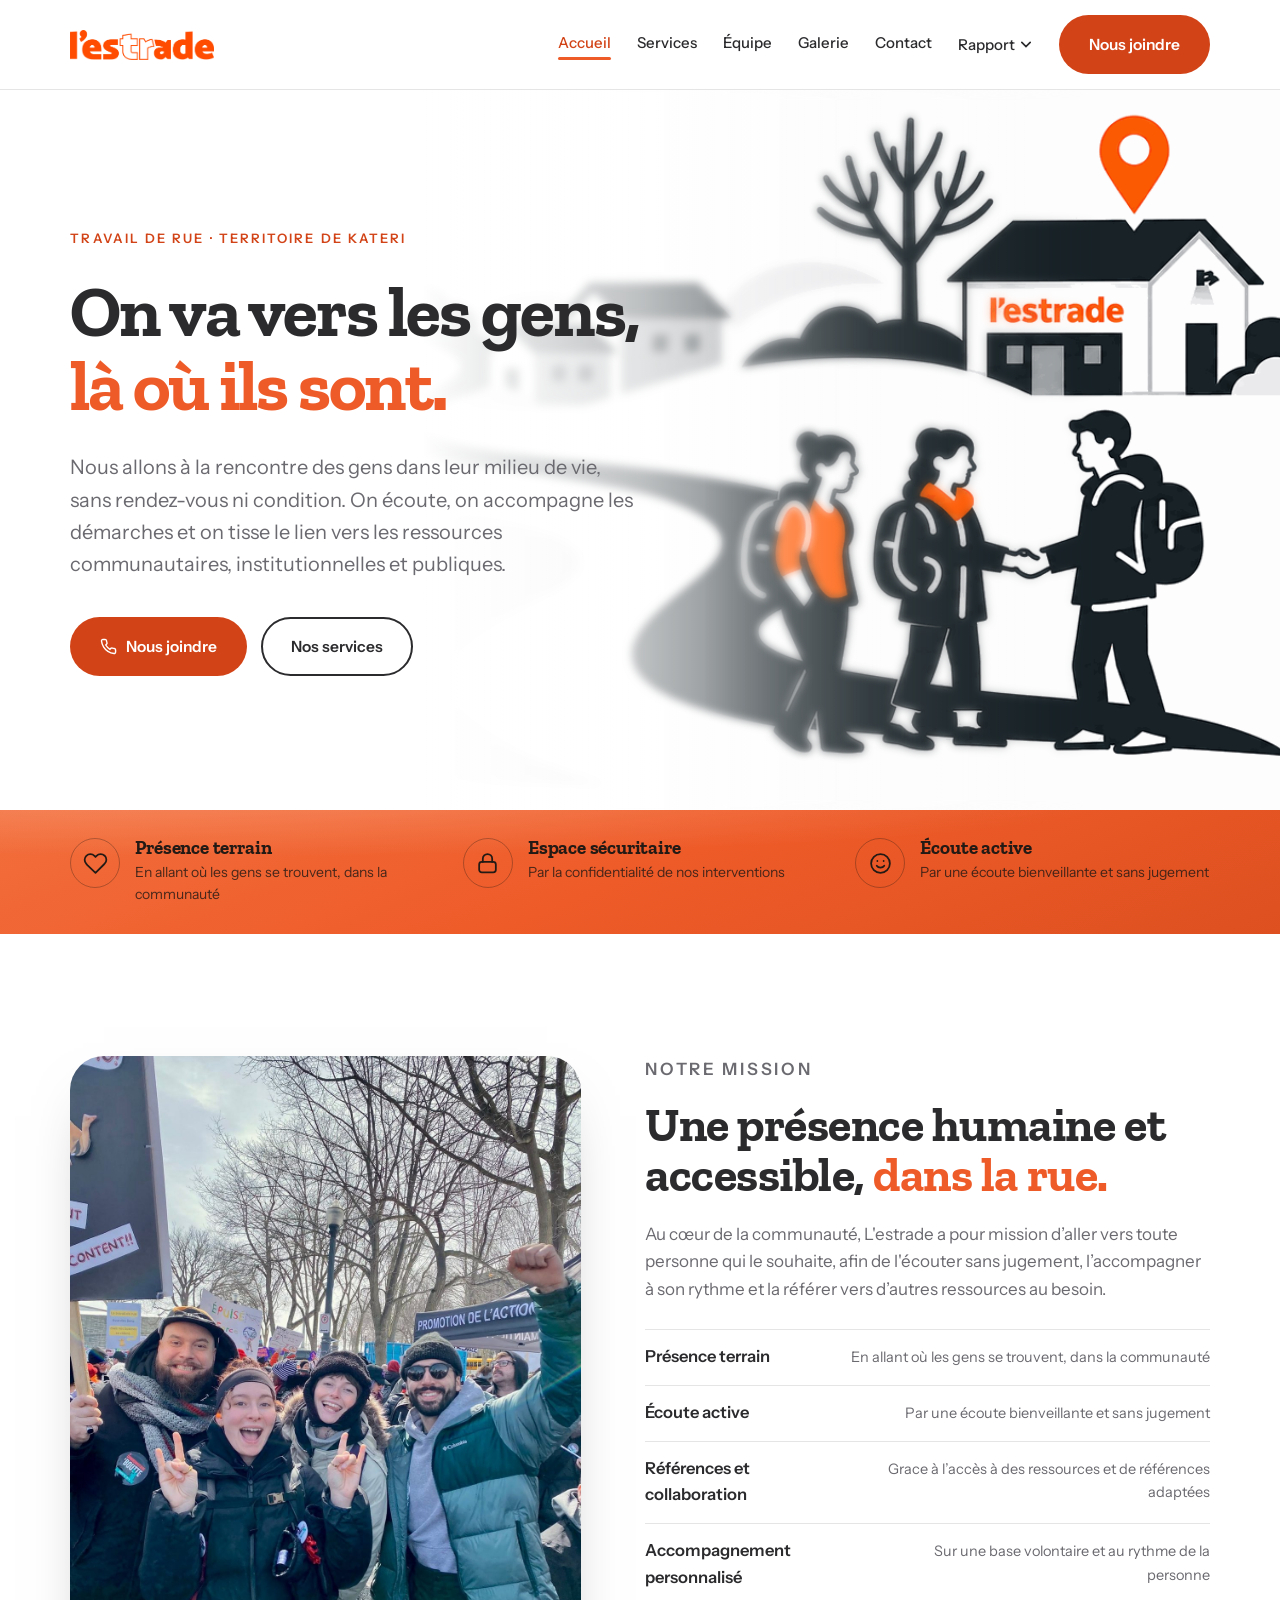
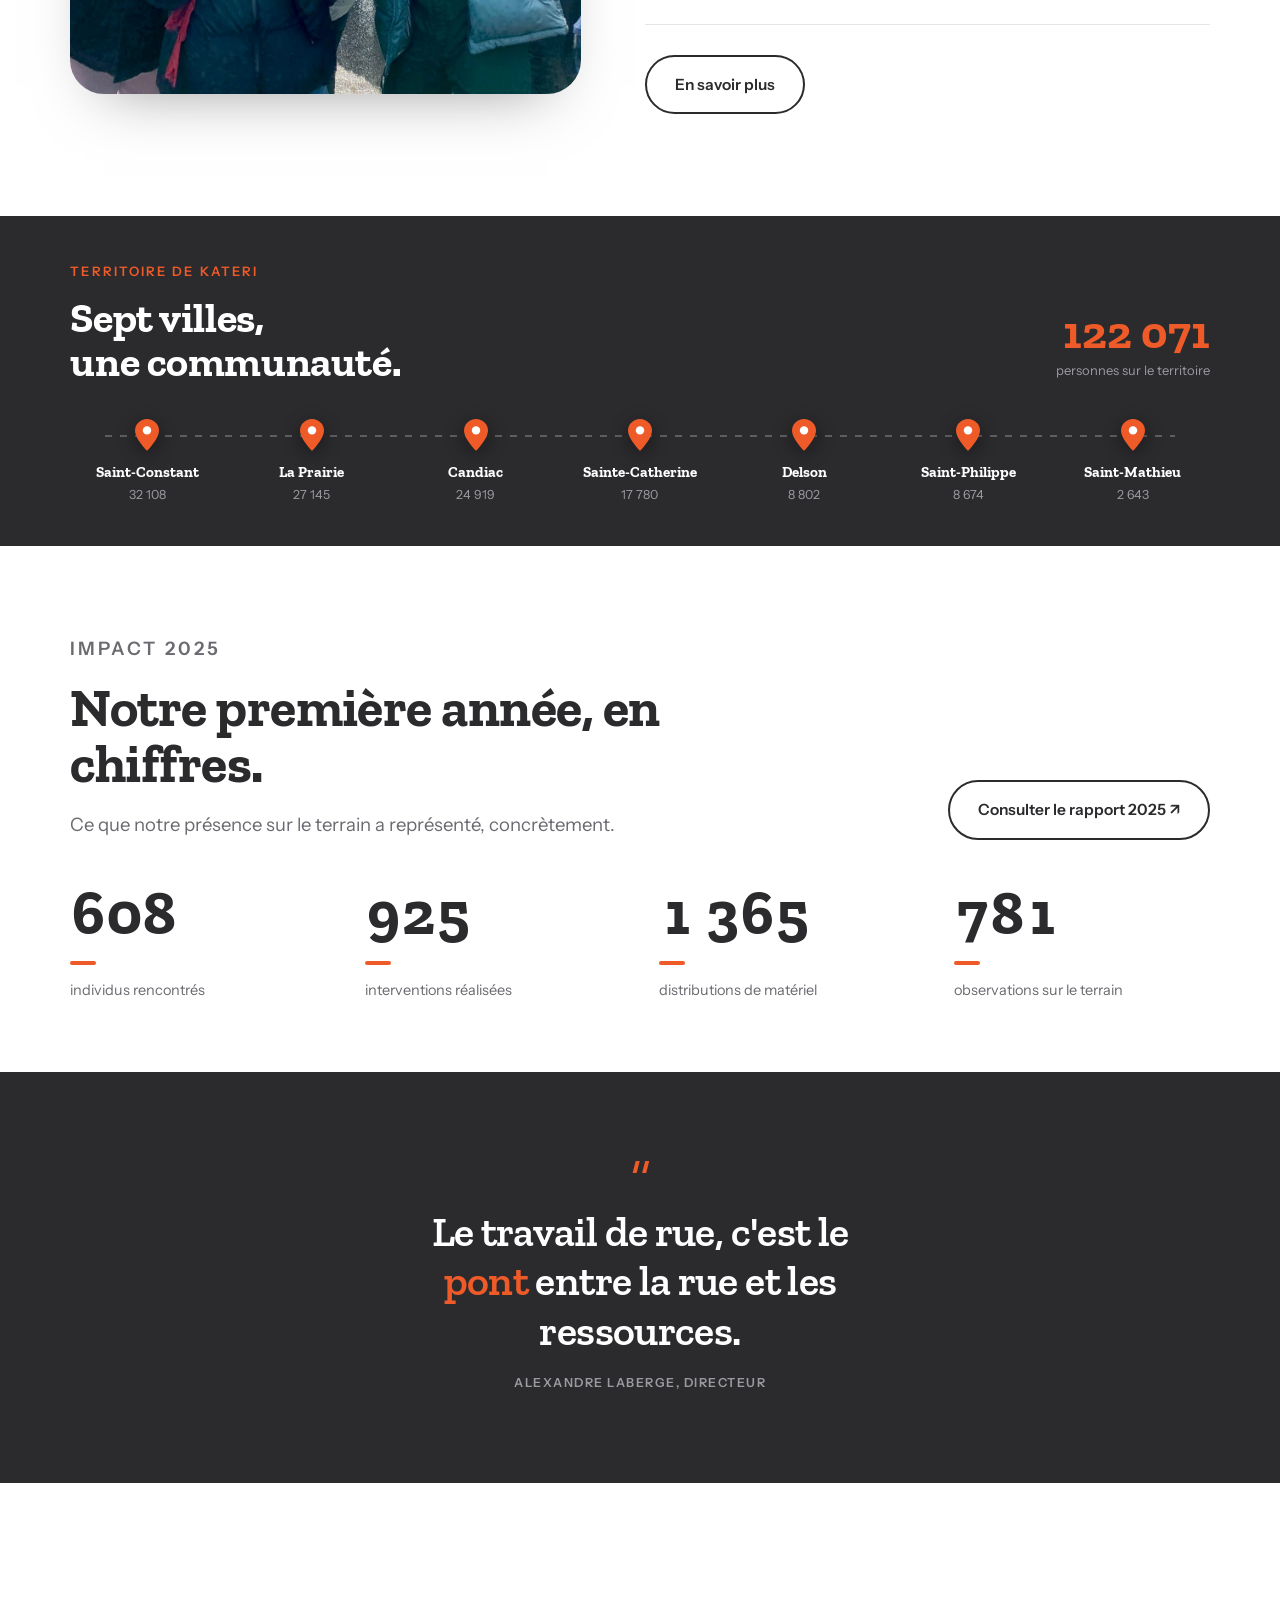
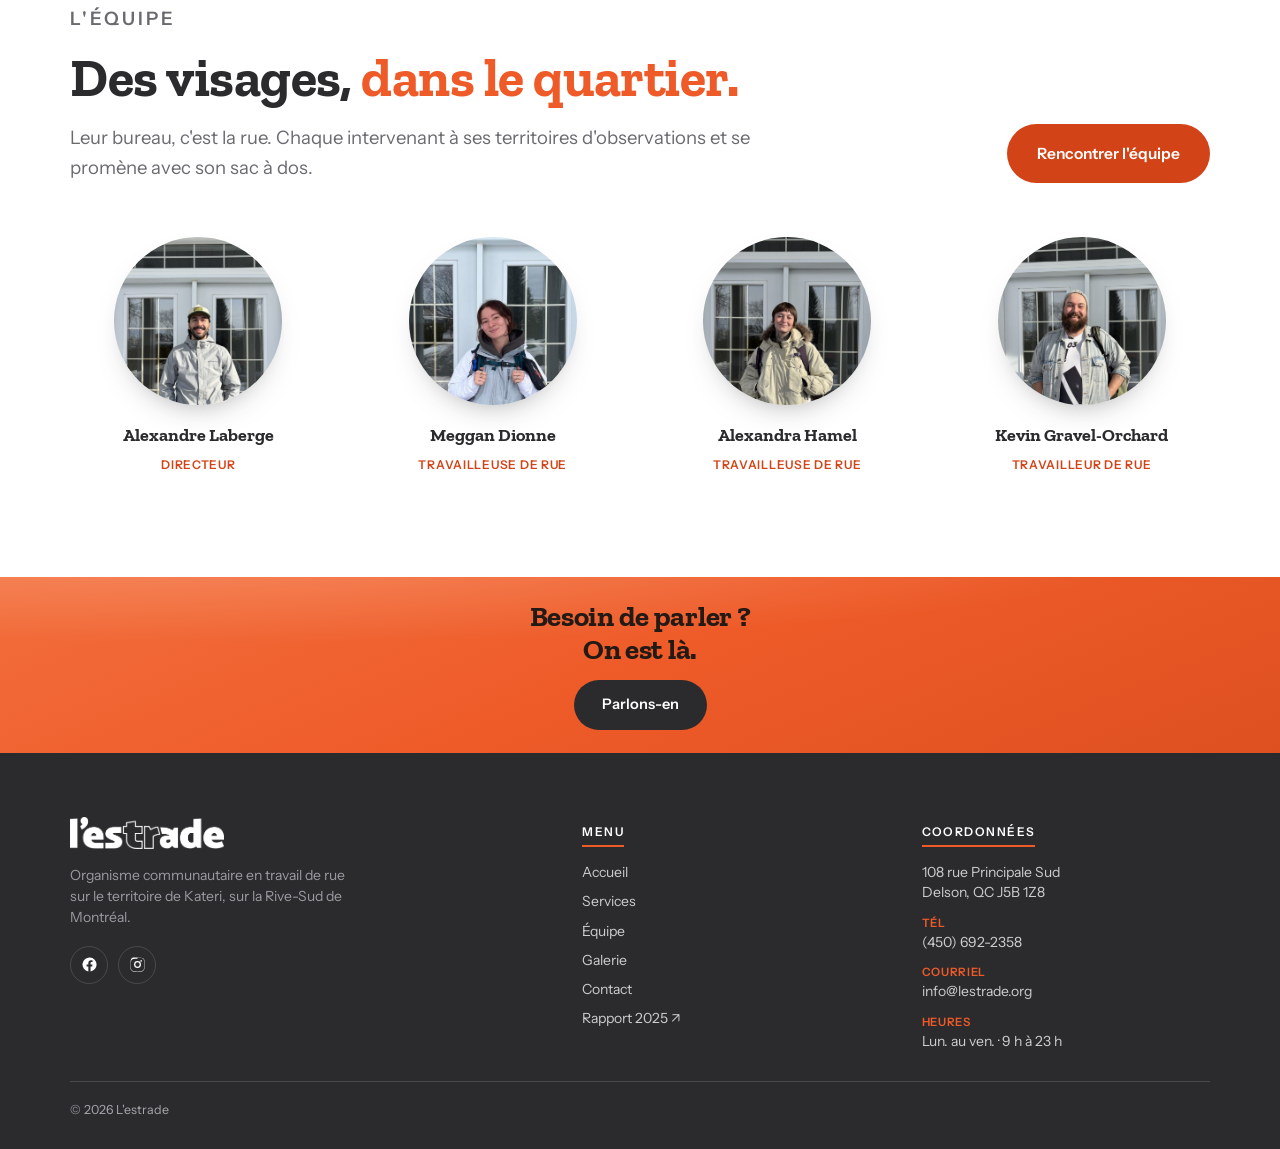
<file: index.html>
<!DOCTYPE html>
<html lang="fr"><head>
<meta charset="UTF-8">
<meta name="viewport" content="width=device-width, initial-scale=1.0">
<title>L'estrade · Travail de rue · Territoire de Kateri</title>
<meta name="description" content="L'estrade est un organisme communautaire en travail de rue qui rejoint les personnes en situation de vulnérabilité dans les sept villes du territoire de Kateri. Écoute, accompagnement, sans jugement.">
<link rel="icon" type="image/png" href="assets/logo-orange.png">
<meta property="og:type" content="website">
<meta property="og:site_name" content="L'estrade">
<meta property="og:title" content="L'estrade · Travail de rue · Territoire de Kateri">
<meta property="og:description" content="L'estrade est un organisme communautaire en travail de rue qui rejoint les personnes en situation de vulnérabilité dans les sept villes du territoire de Kateri. Écoute, accompagnement, sans jugement.">
<meta property="og:image" content="assets/galerie/equipe-groupe.jpg">
<meta name="twitter:card" content="summary_large_image">
<link rel="preconnect" href="https://fonts.googleapis.com">
<link rel="preconnect" href="https://fonts.gstatic.com" crossorigin="">
<link href="https://fonts.googleapis.com/css2?family=Zilla+Slab:wght@500;600;700&amp;family=Instrument+Sans:wght@400;500;600&amp;display=swap" rel="stylesheet">
<link rel="stylesheet" href="assets/styles.css?v=87">
</head>
<body>
<a class="skip-link" href="#contenu">Aller au contenu</a>

<!-- ============ HEADER ============ -->
<header class="site-head" id="head">
  <nav class="nav">
    <a href="index.html" aria-label="Accueil"><img class="logo" src="assets/logo-orange.png" alt=""></a>
    <ul class="nav-links">
      <li><a href="index.html" class="active">Accueil</a></li>
      <li><a href="services.html">Services</a></li>
      <li><a href="equipe.html">Équipe</a></li>
      <li><a href="galerie.html">Galerie</a></li>
      <li><a href="contact.html">Contact</a></li>
      <li class="nav-drop">
        <button type="button" class="nav-drop-top" onclick="this.parentElement.classList.toggle('open')" aria-haspopup="true" aria-expanded="false">Rapport <svg class="caret" viewBox="0 0 12 8" aria-hidden="true"><path d="M1 1.5l5 5 5-5" fill="none" stroke="currentColor" stroke-width="2" stroke-linecap="round"></path></svg></button>
        <ul class="nav-menu">
          <li><a href="rapport-lestrade-2025.pdf" target="_blank" rel="noopener">Rapport 2025 ↗</a></li>
        </ul>
      </li>
      <li class="nav-cta-mobile"><a class="btn btn-primary" href="contact.html">Nous joindre</a></li>
    </ul>
    <a class="btn btn-primary cta" href="contact.html">Nous joindre</a>
    <button class="burger" aria-label="Menu" onclick="document.getElementById('head').classList.toggle('open')"><span></span><span></span><span></span></button>
  </nav>
</header>

<main id="contenu">
<!-- ============ HERO ============ -->
<section class="hero">
  <img class="hero-bg" src="assets/hero-illustration.png?v=6" alt="Des travailleurs de rue vont à la rencontre des gens, sac au dos, dans les sept villes du territoire de Kateri.">
  <div class="hero-veil" aria-hidden="true"></div>
  <div class="wrap">
    <div class="hero-copy">
      <p class="eyebrow">Travail de rue · Territoire de Kateri</p>
      <h1>On va vers les gens,<br><span class="accent">là où ils sont.</span></h1>
      <p class="lead">Nous allons à la rencontre des gens dans leur milieu de vie, sans rendez-vous ni condition. On écoute, on accompagne les démarches et on tisse le lien vers les ressources communautaires, institutionnelles et publiques.</p>
      <div class="hero-cta">
        <a class="btn btn-primary" href="contact.html">
          <svg viewBox="0 0 24 24" fill="none" stroke="currentColor" stroke-width="2" stroke-linecap="round"><path d="M22 16.92v3a2 2 0 0 1-2.18 2 19.79 19.79 0 0 1-8.63-3.07 19.5 19.5 0 0 1-6-6 19.79 19.79 0 0 1-3.07-8.67A2 2 0 0 1 4.11 2h3a2 2 0 0 1 2 1.72c.13.96.36 1.9.7 2.81a2 2 0 0 1-.45 2.11L8.09 9.91a16 16 0 0 0 6 6l1.27-1.27a2 2 0 0 1 2.11-.45c.9.34 1.85.57 2.81.7A2 2 0 0 1 22 16.92z"></path></svg>
          Nous joindre
        </a>
        <a class="btn btn-ghost" href="services.html">Nos services</a>
      </div>
    </div>
  </div>
</section>

<!-- ============ BANDE RÉASSURANCE ============ -->
<section class="assure" style="padding:0">
  <div class="assure-grid">
    <div class="assure-item">
      <span class="ic"><svg viewBox="0 0 24 24"><path d="M20.8 4.6a5.5 5.5 0 0 0-7.8 0L12 5.7l-1-1.1a5.5 5.5 0 0 0-7.8 7.8l1 1.1L12 21l7.8-7.8 1-1a5.5 5.5 0 0 0 0-7.8z"></path></svg></span>
      <div><h3>Présence terrain</h3><p>En allant où les gens se trouvent, dans la communauté</p></div>
    </div>
    <div class="assure-item">
      <span class="ic"><svg viewBox="0 0 24 24"><rect x="4" y="10.5" width="16" height="10" rx="2.5"></rect><path d="M7.5 10.5V7.5a4.5 4.5 0 0 1 9 0v3"></path></svg></span>
      <div><h3>Espace sécuritaire</h3><p>Par la confidentialité de nos interventions</p></div>
    </div>
    <div class="assure-item">
      <span class="ic"><svg viewBox="0 0 24 24"><circle cx="12" cy="12" r="9"></circle><path d="M8.4 14.2s1.2 1.8 3.6 1.8 3.6-1.8 3.6-1.8"></path><path d="M9 9.6h.01"></path><path d="M15 9.6h.01"></path></svg></span>
      <div><h3>Écoute active</h3><p>Par une écoute bienveillante et sans jugement</p></div>
    </div>
  </div>
</section>

<!-- ============ MISSION ============ -->
<section id="mission">
  <div class="wrap mission-grid">
    <div class="mission-media reveal">
      <img src="assets/equipe-manif.jpg" alt="L'équipe de L'estrade en manifestation." style="object-position:50% 42%">
    </div>
    <div class="mission-body reveal">
      <p class="eyebrow">Notre mission</p>
      <h2>Une présence humaine et accessible, <span class="u">dans la rue.</span></h2>
      <p>Au cœur de la communauté, L'estrade a pour mission d’aller vers toute personne qui le souhaite, afin de l'écouter sans jugement, l’accompagner à son rythme et la référer vers d’autres ressources au besoin.</p>
      <ul class="principes">
        <li><span class="t">Présence terrain<br></span><span class="d">En allant où les gens se trouvent, dans la communauté</span></li>
        <li><span class="t">Écoute active<br></span><span class="d">Par une écoute bienveillante et sans jugement</span></li>
        <li><span class="t">Références et collaboration<br></span><span class="d">Grace à l’accès à des ressources et de références adaptées</span></li>
        <li><span class="t">Accompagnement personnalisé<br></span><span class="d">Sur une base volontaire et au rythme de la personne<br><br></span></li>
      </ul>
      <a class="btn btn-ghost" href="services.html">En savoir plus</a>
    </div>
  </div>
</section>

<!-- ============ TERRITOIRE ============ -->
<section class="terr-section">
  <div class="wrap reveal">
    <div class="terr-top">
      <div>
        <span class="eyebrow">Territoire de Kateri</span>
        <h2>Sept villes,<br>une communauté.</h2>
      </div>
      <div class="terr-total-num"><b>122 071</b><span>personnes sur le territoire</span></div>
    </div>
    <div class="terr-route">
      <div class="stop"><svg viewBox="0 0 24 32" fill="none"><path d="M12 0C5.4 0 0 5.2 0 11.6 0 20 12 32 12 32s12-12 12-20.4C24 5.2 18.6 0 12 0Z" fill="#EE5B29"></path><circle cx="12" cy="11.4" r="4.2" fill="#fff"></circle></svg><span class="city">Saint-Constant</span><span class="pop">32 108</span></div>
      <div class="stop"><svg viewBox="0 0 24 32" fill="none"><path d="M12 0C5.4 0 0 5.2 0 11.6 0 20 12 32 12 32s12-12 12-20.4C24 5.2 18.6 0 12 0Z" fill="#EE5B29"></path><circle cx="12" cy="11.4" r="4.2" fill="#fff"></circle></svg><span class="city">La Prairie</span><span class="pop">27 145</span></div>
      <div class="stop"><svg viewBox="0 0 24 32" fill="none"><path d="M12 0C5.4 0 0 5.2 0 11.6 0 20 12 32 12 32s12-12 12-20.4C24 5.2 18.6 0 12 0Z" fill="#EE5B29"></path><circle cx="12" cy="11.4" r="4.2" fill="#fff"></circle></svg><span class="city">Candiac</span><span class="pop">24 919</span></div>
      <div class="stop"><svg viewBox="0 0 24 32" fill="none"><path d="M12 0C5.4 0 0 5.2 0 11.6 0 20 12 32 12 32s12-12 12-20.4C24 5.2 18.6 0 12 0Z" fill="#EE5B29"></path><circle cx="12" cy="11.4" r="4.2" fill="#fff"></circle></svg><span class="city">Sainte-Catherine</span><span class="pop">17 780</span></div>
      <div class="stop"><svg viewBox="0 0 24 32" fill="none"><path d="M12 0C5.4 0 0 5.2 0 11.6 0 20 12 32 12 32s12-12 12-20.4C24 5.2 18.6 0 12 0Z" fill="#EE5B29"></path><circle cx="12" cy="11.4" r="4.2" fill="#fff"></circle></svg><span class="city">Delson</span><span class="pop">8 802</span></div>
      <div class="stop"><svg viewBox="0 0 24 32" fill="none"><path d="M12 0C5.4 0 0 5.2 0 11.6 0 20 12 32 12 32s12-12 12-20.4C24 5.2 18.6 0 12 0Z" fill="#EE5B29"></path><circle cx="12" cy="11.4" r="4.2" fill="#fff"></circle></svg><span class="city">Saint-Philippe</span><span class="pop">8 674</span></div>
      <div class="stop"><svg viewBox="0 0 24 32" fill="none"><path d="M12 0C5.4 0 0 5.2 0 11.6 0 20 12 32 12 32s12-12 12-20.4C24 5.2 18.6 0 12 0Z" fill="#EE5B29"></path><circle cx="12" cy="11.4" r="4.2" fill="#fff"></circle></svg><span class="city">Saint-Mathieu</span><span class="pop">2 643</span></div>
    </div>
  </div>
</section>

<!-- ============ IMPACT 2025 ============ -->
<section class="impact" id="impact">
  <div class="wrap">
    <div class="impact-head reveal">
      <div class="sec-head">
        <p class="eyebrow">Impact 2025</p>
        <h2>Notre première année, en chiffres.</h2>
        <p>Ce que notre présence sur le terrain a représenté, concrètement.</p>
      </div>
      <a class="btn btn-ghost" href="rapport-lestrade-2025.pdf" target="_blank" rel="noopener">Consulter le rapport 2025 ↗</a>
    </div>
    <div class="impact-stats reveal">
      <div class="ist"><div class="n" data-count="653">0</div><div class="l">individus rencontrés</div></div>
      <div class="ist"><div class="n" data-count="994">0</div><div class="l">interventions réalisées</div></div>
      <div class="ist"><div class="n" data-count="1467">0</div><div class="l">distributions de matériel</div></div>
      <div class="ist"><div class="n" data-count="839">0</div><div class="l">observations sur le terrain</div></div>
    </div>
  </div>
</section>

<!-- ============ CITATION ============ -->
<section class="quote">
  <div class="wrap reveal">
    <span class="mark">“</span>
    <blockquote>Le travail de rue, c'est le <em>pont</em> entre la rue et les ressources.</blockquote>
    <cite>Alexandre Laberge, directeur</cite>
  </div>
</section>

<!-- ============ ÉQUIPE (teaser) ============ -->
<section id="equipe">
  <div class="wrap">
    <div class="team-head reveal">
      <div class="sec-head">
        <p class="eyebrow">L'équipe</p>
        <h2>Des visages, <span class="u">dans le quartier.</span></h2>
        <p>Leur bureau, c'est la rue. Chaque intervenant à ses territoires d'observations et se promène avec son sac à dos.</p>
      </div>
      <a class="btn btn-primary" href="equipe.html">Rencontrer l'équipe</a>
    </div>
    <div class="team-row reveal">
      <div class="team-av"><img src="assets/alexandre.jpg" alt="Alexandre Laberge"><span class="nm">Alexandre Laberge</span><span class="rl">Directeur</span></div>
      <div class="team-av"><img src="assets/meggan.jpg?v=2" alt="Meggan Dionne"><span class="nm">Meggan Dionne</span><span class="rl">Travailleuse de rue</span></div>
      <div class="team-av"><img src="assets/alexandra.jpg" alt="Alexandra Hamel"><span class="nm">Alexandra Hamel</span><span class="rl">Travailleuse de rue</span></div>
      <div class="team-av"><img src="assets/kevin.jpg" alt="Kevin Gravel-Orchard"><span class="nm">Kevin Gravel-Orchard</span><span class="rl">Travailleur de rue</span></div>
    </div>
  </div>
</section>
</main>

<!-- ============ CTA + FOOTER ============ -->
<section class="cta-bar reveal">
  <div class="wrap">
    <h2>Besoin de parler ?<br>On est là.</h2>
    <a class="btn btn-dark" href="contact.html">Parlons-en</a>
  </div>
</section>

<footer class="site-foot">
  <div class="wrap">
    <div class="foot-grid">
      <div class="foot-brand">
        <img src="assets/logo-white.png" alt="L'estrade">
        <p>Organisme communautaire en travail de rue sur le territoire de Kateri, sur la Rive-Sud de Montréal.</p>
        <div class="socials">
          <a href="https://www.facebook.com/trlestrade" target="_blank" rel="noopener" aria-label="Facebook"><svg viewBox="0 0 24 24"><path d="M22 12a10 10 0 1 0-11.6 9.9v-7H7.9V12h2.5V9.8c0-2.5 1.5-3.9 3.7-3.9 1.1 0 2.2.2 2.2.2v2.4h-1.2c-1.2 0-1.6.8-1.6 1.6V12h2.7l-.4 2.9h-2.3v7A10 10 0 0 0 22 12z"></path></svg></a>
          <a href="https://www.instagram.com/trlestrade" target="_blank" rel="noopener" aria-label="Instagram"><svg viewBox="0 0 24 24"><path d="M12 2.2c3.2 0 3.6 0 4.9.1 1.2.1 1.8.3 2.2.4.6.2 1 .5 1.4.9.4.4.7.8.9 1.4.2.4.4 1 .4 2.2.1 1.3.1 1.7.1 4.9s0 3.6-.1 4.9c-.1 1.2-.3 1.8-.4 2.2-.2.6-.5 1-.9 1.4-.4.4-.8.7-1.4.9-.4.2-1 .4-2.2.4-1.3.1-1.7.1-4.9.1s-3.6 0-4.9-.1c-1.2-.1-1.8-.3-2.2-.4-.6-.2-1-.5-1.4-.9-.4-.4-.7-.8-.9-1.4-.2-.4-.4-1-.4-2.2C2.2 15.6 2.2 15.2 2.2 12s0-3.6.1-4.9c.1-1.2.3-1.8.4-2.2.2-.6.5-1 .9-1.4.4-.4.8-.7 1.4-.9.4-.2 1-.4 2.2-.4C8.4 2.2 8.8 2.2 12 2.2zm0 1.8c-3.1 0-3.5 0-4.7.1-1.1.1-1.7.2-2.1.4-.5.2-.9.4-1.3.8-.4.4-.6.8-.8 1.3-.2.4-.3 1-.4 2.1C2.6 8.5 2.6 8.9 2.6 12s0 3.5.1 4.7c.1 1.1.2 1.7.4 2.1.2.5.4.9.8 1.3.4.4.8.6 1.3.8.4.2 1 .3 2.1.4 1.2.1 1.6.1 4.7.1s3.5 0 4.7-.1c1.1-.1 1.7-.2 2.1-.4.5-.2.9-.4 1.3-.8.4-.4.6-.8.8-1.3.2-.4.3-1 .4-2.1.1-1.2.1-1.6.1-4.7s0-3.5-.1-4.7c-.1-1.1-.2-1.7-.4-2.1-.2-.5-.4-.9-.8-1.3-.4-.4-.8-.6-1.3-.8-.4-.2-1-.3-2.1-.4-1.2-.1-1.6-.1-4.7-.1zm0 3.1a4.9 4.9 0 1 1 0 9.8 4.9 4.9 0 0 1 0-9.8zm0 8a3.1 3.1 0 1 0 0-6.2 3.1 3.1 0 0 0 0 6.2zm6.3-8.2a1.1 1.1 0 1 1-2.3 0 1.1 1.1 0 0 1 2.3 0z"></path></svg></a>
        </div>
      </div>
      <div class="foot-col">
        <h4>Menu</h4>
        <ul>
          <li><a href="index.html">Accueil</a></li>
          <li><a href="services.html">Services</a></li>
          <li><a href="equipe.html">Équipe</a></li>
          <li><a href="galerie.html">Galerie</a></li>
          <li><a href="contact.html">Contact</a></li>
          <li><a href="rapport-lestrade-2025.pdf" target="_blank" rel="noopener">Rapport 2025 ↗</a></li>
        </ul>
      </div>
      <div class="foot-col">
        <h4>Coordonnées</h4>
        <ul>
          <li>108 rue Principale Sud<br>Delson, QC J5B 1Z8</li>
          <li><span class="lbl">Tél</span><br><a href="tel:+14506329250">(450) 692-2358</a></li>
          <li><span class="lbl">Courriel</span><br><a href="mailto:info@lestrade.org">info@lestrade.org</a></li>
          <li><span class="lbl">Heures</span><br>Lun. au ven. · 9 h à 23 h</li>
        </ul>
      </div>
    </div>
    <div class="foot-bottom">
      <span>© 2026 L'estrade</span>
    </div>
  </div>
</footer>

<script>
(function(){
  var io=new IntersectionObserver(function(es){es.forEach(function(e){if(e.isIntersecting){e.target.classList.add('in');io.unobserve(e.target)}})},{threshold:.12,rootMargin:'0px 0px -6% 0px'});
  document.querySelectorAll('.reveal').forEach(function(el){io.observe(el)});

  // count-up des chiffres d'impact
  var reduce = window.matchMedia && window.matchMedia('(prefers-reduced-motion: reduce)').matches;
  function fmt(n){return String(Math.round(n)).replace(/\B(?=(\d{3})+(?!\d))/g,' ');}
  var nums=document.querySelectorAll('.ist .n[data-count]');
  nums.forEach(function(el){if(!reduce) el.textContent='0';});
  function runCount(el){
    var target=+el.dataset.count, dur=1500, t0=null;
    function step(ts){if(!t0)t0=ts;var p=Math.min((ts-t0)/dur,1);var e=1-Math.pow(1-p,3);el.textContent=fmt(target*e);if(p<1)requestAnimationFrame(step);else el.textContent=fmt(target);}
    requestAnimationFrame(step);
  }
  var co=new IntersectionObserver(function(es){es.forEach(function(e){if(e.isIntersecting){if(!reduce)runCount(e.target);co.unobserve(e.target);}})},{threshold:.5});
  nums.forEach(function(el){co.observe(el)});
  document.querySelectorAll('#head .nav-links a').forEach(function(a){a.addEventListener('click',function(){document.getElementById('head').classList.remove('open')})});
})();
</script>





















</body></html>
</file>
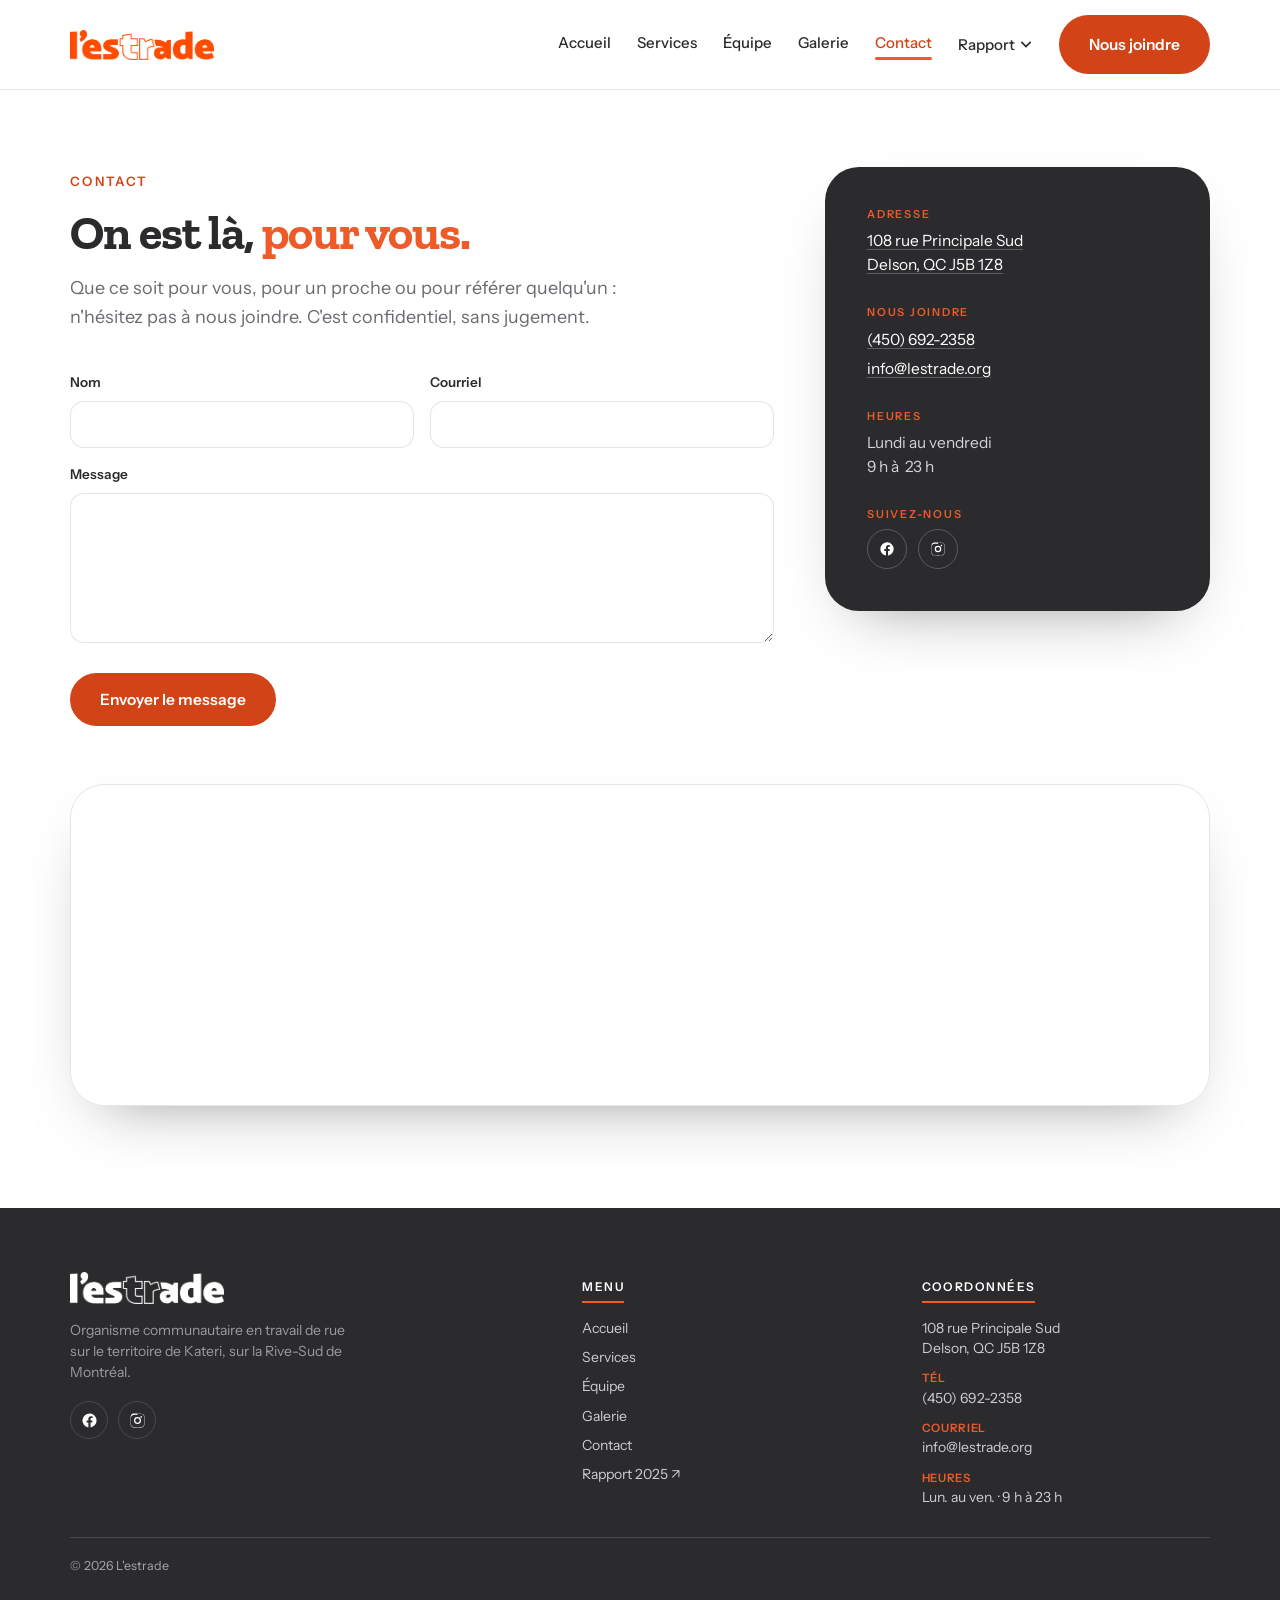
<file: contact.html>
<!DOCTYPE html>
<html lang="fr"><head>
<meta charset="UTF-8">
<meta name="viewport" content="width=device-width, initial-scale=1.0">
<title>Contact · L'estrade · Travail de rue</title>
<meta name="description" content="Joindre L'estrade : 108 rue Principale Sud, Delson · (450) 632-9250 · info@lestrade.org. Écrivez-nous, c'est confidentiel et sans jugement.">
<link rel="icon" type="image/png" href="assets/logo-orange.png">
<meta property="og:type" content="website">
<meta property="og:site_name" content="L'estrade">
<meta property="og:title" content="Contact · L'estrade · Travail de rue">
<meta property="og:description" content="Joindre L'estrade : 108 rue Principale Sud, Delson · (450) 632-9250 · info@lestrade.org. Écrivez-nous, c'est confidentiel et sans jugement.">
<meta property="og:image" content="assets/galerie/equipe-groupe.jpg">
<meta name="twitter:card" content="summary_large_image">
<link rel="preconnect" href="https://fonts.googleapis.com">
<link rel="preconnect" href="https://fonts.gstatic.com" crossorigin="">
<link href="https://fonts.googleapis.com/css2?family=Zilla+Slab:wght@500;600;700&amp;family=Instrument+Sans:wght@400;500;600&amp;display=swap" rel="stylesheet">
<link rel="stylesheet" href="assets/styles.css?v=87">
</head>
<body>
<a class="skip-link" href="#contenu">Aller au contenu</a>

<!-- ============ HEADER ============ -->
<header class="site-head" id="head">
  <nav class="nav">
    <a href="index.html" aria-label="Accueil"><img class="logo" src="assets/logo-orange.png" alt=""></a>
    <ul class="nav-links">
      <li><a href="index.html">Accueil</a></li>
      <li><a href="services.html">Services</a></li>
      <li><a href="equipe.html">Équipe</a></li>
      <li><a href="galerie.html">Galerie</a></li>
      <li><a href="contact.html" class="active">Contact</a></li>
      <li class="nav-drop">
        <button type="button" class="nav-drop-top" onclick="this.parentElement.classList.toggle('open')" aria-haspopup="true" aria-expanded="false">Rapport <svg class="caret" viewBox="0 0 12 8" aria-hidden="true"><path d="M1 1.5l5 5 5-5" fill="none" stroke="currentColor" stroke-width="2" stroke-linecap="round"></path></svg></button>
        <ul class="nav-menu">
          <li><a href="rapport-l-estrade-2026.pdf" target="_blank" rel="noopener">Rapport 2026 ↗</a></li><li><a href="rapport-lestrade-2025.pdf" target="_blank" rel="noopener">Rapport 2025 ↗</a></li>
        </ul>
      </li>
      <li class="nav-cta-mobile"><a class="btn btn-primary" href="contact.html">Nous joindre</a></li>
    </ul>
    <a class="btn btn-primary cta" href="tel:+14506329250">Nous joindre</a>
    <button class="burger" aria-label="Menu" onclick="document.getElementById('head').classList.toggle('open')"><span></span><span></span><span></span></button>
  </nav>
</header>

<main id="contenu">
<!-- ============ CONTACT ============ -->
<section id="joindre">
  <div class="wrap contact-grid">
    <div class="reveal ct-form-col">
      <p class="eyebrow">Contact</p>
      <h1 class="ct-title">On est là, <span class="u">pour vous.</span></h1>
      <p class="lead">Que ce soit pour vous, pour un proche ou pour référer quelqu'un : n'hésitez pas à nous joindre. C'est confidentiel, sans jugement.</p>
      <form class="contact-form" id="ct-form" method="POST">
        <div class="ff-row">
          <div class="field"><label for="nom">Nom</label><input type="text" id="nom" name="nom" required=""></div>
          <div class="field"><label for="courriel">Courriel</label><input type="email" id="courriel" name="courriel" required=""></div>
        </div>
        <div class="field"><label for="message">Message</label><textarea id="message" name="message" required=""></textarea></div>
        <div class="field" style="position:absolute;left:-9999px;top:auto" aria-hidden="true"><label for="website">Site web</label><input type="text" id="website" name="website" tabindex="-1" autocomplete="off"></div>
        <button class="btn btn-primary" type="submit">Envoyer le message</button>
        <p id="ct-status" role="status" style="display:none;margin-top:14px;padding:12px 14px;border-radius:10px;font-size:14.5px"></p>
      </form>
    </div>

    <aside class="contact-card reveal">
      <div class="cc-block">
        <h2>Adresse</h2>
        <p><a href="https://www.google.com/maps?q=108+rue+Principale+Sud,+Delson,+QC+J5B+1Z8" target="_blank" rel="noopener">108 rue Principale Sud<br>Delson, QC J5B 1Z8</a></p>
      </div>
      <div class="cc-block">
        <h2>Nous joindre</h2>
        <p><a href="tel:+14506329250">(450) 692-2358</a></p>
        <p><a href="mailto:info@lestrade.org">info@lestrade.org</a></p>
      </div>
      <div class="cc-block">
        <h2>Heures</h2>
        <p>Lundi au vendredi<br>9 h à&nbsp; 23 h</p>
      </div>
      <div class="cc-block">
        <h2>Suivez-nous</h2>
        <div class="cc-social">
          <a href="https://www.facebook.com/trlestrade" target="_blank" rel="noopener" aria-label="Facebook"><svg viewBox="0 0 24 24"><path d="M22 12a10 10 0 1 0-11.6 9.9v-7H7.9V12h2.5V9.8c0-2.5 1.5-3.9 3.7-3.9 1.1 0 2.2.2 2.2.2v2.4h-1.2c-1.2 0-1.6.8-1.6 1.6V12h2.7l-.4 2.9h-2.3v7A10 10 0 0 0 22 12z"></path></svg></a>
          <a href="https://www.instagram.com/trlestrade" target="_blank" rel="noopener" aria-label="Instagram"><svg viewBox="0 0 24 24"><path d="M12 2.2c3.2 0 3.6 0 4.9.1 1.2.1 1.8.3 2.2.4.6.2 1 .5 1.4.9.4.4.7.8.9 1.4.2.4.4 1 .4 2.2.1 1.3.1 1.7.1 4.9s0 3.6-.1 4.9c-.1 1.2-.3 1.8-.4 2.2-.2.6-.5 1-.9 1.4-.4.4-.8.7-1.4.9-.4.2-1 .4-2.2.4-1.3.1-1.7.1-4.9.1s-3.6 0-4.9-.1c-1.2-.1-1.8-.3-2.2-.4-.6-.2-1-.5-1.4-.9-.4-.4-.7-.8-.9-1.4-.2-.4-.4-1-.4-2.2C2.2 15.6 2.2 15.2 2.2 12s0-3.6.1-4.9c.1-1.2.3-1.8.4-2.2.2-.6.5-1 .9-1.4.4-.4.8-.7 1.4-.9.4-.2 1-.4 2.2-.4C8.4 2.2 8.8 2.2 12 2.2zm0 1.8c-3.1 0-3.5 0-4.7.1-1.1.1-1.7.2-2.1.4-.5.2-.9.4-1.3.8-.4.4-.6.8-.8 1.3-.2.4-.3 1-.4 2.1C2.6 8.5 2.6 8.9 2.6 12s0 3.5.1 4.7c.1 1.1.2 1.7.4 2.1.2.5.4.9.8 1.3.4.4.8.6 1.3.8.4.2 1 .3 2.1.4 1.2.1 1.6.1 4.7.1s3.5 0 4.7-.1c1.1-.1 1.7-.2 2.1-.4.5-.2.9-.4 1.3-.8.4-.4.6-.8.8-1.3.2-.4.3-1 .4-2.1.1-1.2.1-1.6.1-4.7s0-3.5-.1-4.7c-.1-1.1-.2-1.7-.4-2.1-.2-.5-.4-.9-.8-1.3-.4-.4-.8-.6-1.3-.8-.4-.2-1-.3-2.1-.4-1.2-.1-1.6-.1-4.7-.1zm0 3.1a4.9 4.9 0 1 1 0 9.8 4.9 4.9 0 0 1 0-9.8zm0 8a3.1 3.1 0 1 0 0-6.2 3.1 3.1 0 0 0 0 6.2zm6.3-8.2a1.1 1.1 0 1 1-2.3 0 1.1 1.1 0 0 1 2.3 0z"></path></svg></a>
        </div>
      </div>
    </aside>
  </div>

  <div class="wrap">
    <div class="map-embed reveal">
      <iframe title="L'estrade · 108 rue Principale Sud, Delson" src="https://www.google.com/maps?q=108+rue+Principale+Sud,+Delson,+QC+J5B+1Z8&amp;output=embed" loading="lazy" referrerpolicy="no-referrer-when-downgrade" allowfullscreen=""></iframe>
    </div>
  </div>
</section>
</main>

<footer class="site-foot">
  <div class="wrap">
    <div class="foot-grid">
      <div class="foot-brand">
        <img src="assets/logo-white.png" alt="L'estrade">
        <p>Organisme communautaire en travail de rue sur le territoire de Kateri, sur la Rive-Sud de Montréal.</p>
        <div class="socials">
          <a href="https://www.facebook.com/trlestrade" target="_blank" rel="noopener" aria-label="Facebook"><svg viewBox="0 0 24 24"><path d="M22 12a10 10 0 1 0-11.6 9.9v-7H7.9V12h2.5V9.8c0-2.5 1.5-3.9 3.7-3.9 1.1 0 2.2.2 2.2.2v2.4h-1.2c-1.2 0-1.6.8-1.6 1.6V12h2.7l-.4 2.9h-2.3v7A10 10 0 0 0 22 12z"></path></svg></a>
          <a href="https://www.instagram.com/trlestrade" target="_blank" rel="noopener" aria-label="Instagram"><svg viewBox="0 0 24 24"><path d="M12 2.2c3.2 0 3.6 0 4.9.1 1.2.1 1.8.3 2.2.4.6.2 1 .5 1.4.9.4.4.7.8.9 1.4.2.4.4 1 .4 2.2.1 1.3.1 1.7.1 4.9s0 3.6-.1 4.9c-.1 1.2-.3 1.8-.4 2.2-.2.6-.5 1-.9 1.4-.4.4-.8.7-1.4.9-.4.2-1 .4-2.2.4-1.3.1-1.7.1-4.9.1s-3.6 0-4.9-.1c-1.2-.1-1.8-.3-2.2-.4-.6-.2-1-.5-1.4-.9-.4-.4-.7-.8-.9-1.4-.2-.4-.4-1-.4-2.2C2.2 15.6 2.2 15.2 2.2 12s0-3.6.1-4.9c.1-1.2.3-1.8.4-2.2.2-.6.5-1 .9-1.4.4-.4.8-.7 1.4-.9.4-.2 1-.4 2.2-.4C8.4 2.2 8.8 2.2 12 2.2zm0 1.8c-3.1 0-3.5 0-4.7.1-1.1.1-1.7.2-2.1.4-.5.2-.9.4-1.3.8-.4.4-.6.8-.8 1.3-.2.4-.3 1-.4 2.1C2.6 8.5 2.6 8.9 2.6 12s0 3.5.1 4.7c.1 1.1.2 1.7.4 2.1.2.5.4.9.8 1.3.4.4.8.6 1.3.8.4.2 1 .3 2.1.4 1.2.1 1.6.1 4.7.1s3.5 0 4.7-.1c1.1-.1 1.7-.2 2.1-.4.5-.2.9-.4 1.3-.8.4-.4.6-.8.8-1.3.2-.4.3-1 .4-2.1.1-1.2.1-1.6.1-4.7s0-3.5-.1-4.7c-.1-1.1-.2-1.7-.4-2.1-.2-.5-.4-.9-.8-1.3-.4-.4-.8-.6-1.3-.8-.4-.2-1-.3-2.1-.4-1.2-.1-1.6-.1-4.7-.1zm0 3.1a4.9 4.9 0 1 1 0 9.8 4.9 4.9 0 0 1 0-9.8zm0 8a3.1 3.1 0 1 0 0-6.2 3.1 3.1 0 0 0 0 6.2zm6.3-8.2a1.1 1.1 0 1 1-2.3 0 1.1 1.1 0 0 1 2.3 0z"></path></svg></a>
        </div>
      </div>
      <div class="foot-col">
        <h4>Menu</h4>
        <ul>
          <li><a href="index.html">Accueil</a></li>
          <li><a href="services.html">Services</a></li>
          <li><a href="equipe.html">Équipe</a></li>
          <li><a href="galerie.html">Galerie</a></li>
          <li><a href="contact.html">Contact</a></li>
          <li><a href="rapport-l-estrade-2026.pdf" target="_blank" rel="noopener">Rapport 2025 ↗</a></li><li><a href="rapport-lestrade-2025.pdf" target="_blank" rel="noopener"></a></li>
        </ul>
      </div>
      <div class="foot-col">
        <h4>Coordonnées</h4>
        <ul>
          <li>108 rue Principale Sud<br>Delson, QC J5B 1Z8</li>
          <li><span class="lbl">Tél</span><br><a href="tel:+14506329250">(450) 692-2358</a></li>
          <li><span class="lbl">Courriel</span><br><a href="mailto:info@lestrade.org">info@lestrade.org</a></li>
          <li><span class="lbl">Heures</span><br>Lun. au ven. · 9 h à 23 h</li>
        </ul>
      </div>
    </div>
    <div class="foot-bottom">
      <span>© 2026 L'estrade</span>
    </div>
  </div>
</footer>

<script>
(function(){
  var io=new IntersectionObserver(function(es){es.forEach(function(e){if(e.isIntersecting){e.target.classList.add('in');io.unobserve(e.target)}})},{threshold:.12,rootMargin:'0px 0px -6% 0px'});
  document.querySelectorAll('.reveal').forEach(function(el){io.observe(el)});
  document.querySelectorAll('#head .nav-links a').forEach(function(a){a.addEventListener('click',function(){document.getElementById('head').classList.remove('open')})});
})();
</script>
<script>
(function(){
  var form=document.getElementById('ct-form');
  if(!form)return;
  var status=document.getElementById('ct-status');
  function show(msg,ok){status.textContent=msg;status.style.display='block';status.style.background=ok?'#e8f4ea':'#fdecea';status.style.color=ok?'#1d6b35':'#a02412'}
  form.addEventListener('submit',function(e){
    e.preventDefault();
    var btn=form.querySelector('button[type="submit"]');
    btn.disabled=true;btn.textContent='Envoi en cours…';
    fetch('https://editeur.lestrade.org/api/contact',{method:'POST',body:new URLSearchParams(new FormData(form))})
      .then(function(r){return r.json().then(function(j){return{ok:r.ok,j:j}})})
      .then(function(res){
        if(res.ok){form.reset();show('Merci ! Votre message a bien été envoyé. On vous répond rapidement.',true)}
        else if(res.j&&res.j.error&&res.j.error.indexOf('Trop de')===0){show(res.j.error,false)}
        else{show('L’envoi n’a pas fonctionné. Écrivez-nous directement à info@lestrade.org.',false)}
        btn.disabled=false;btn.textContent='Envoyer le message';
      })
      .catch(function(){
        show('L’envoi n’a pas fonctionné. Écrivez-nous directement à info@lestrade.org.',false);
        btn.disabled=false;btn.textContent='Envoyer le message';
      });
  });
})();
</script>







</body></html>
</file>
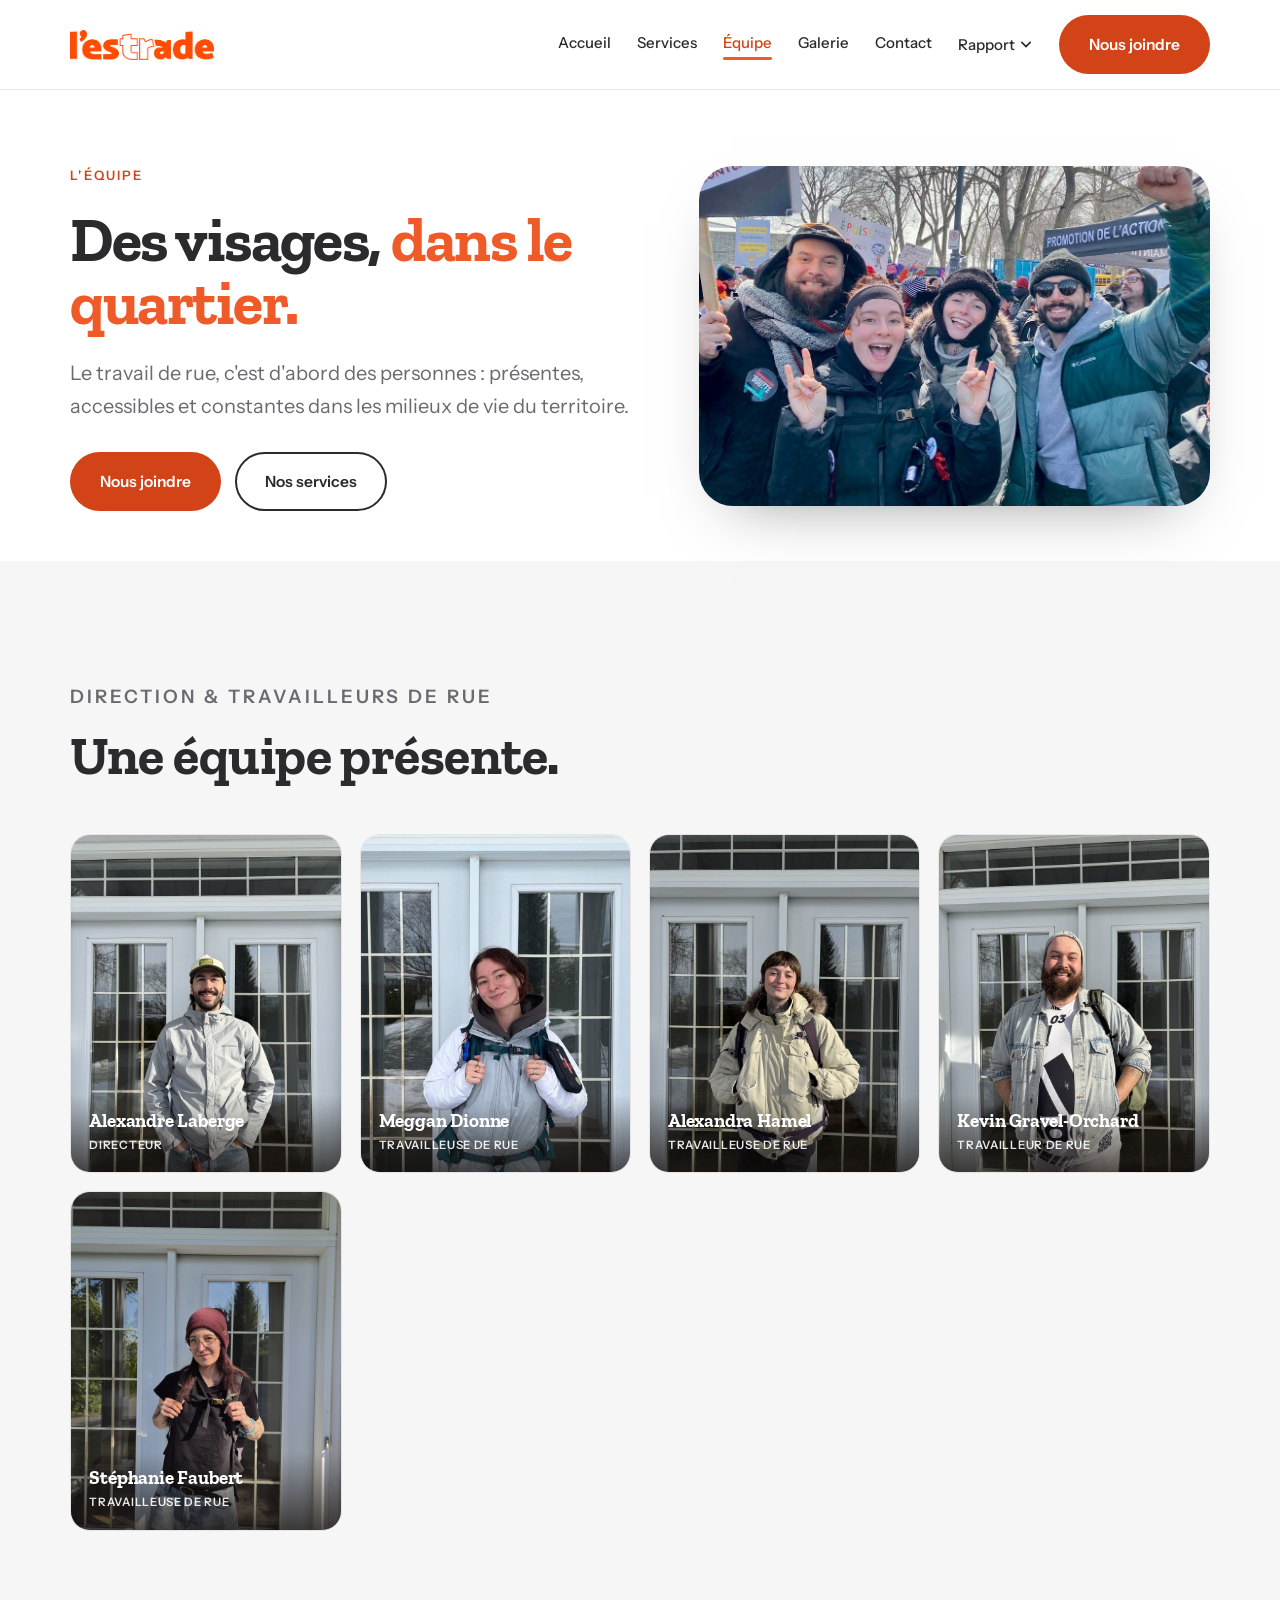
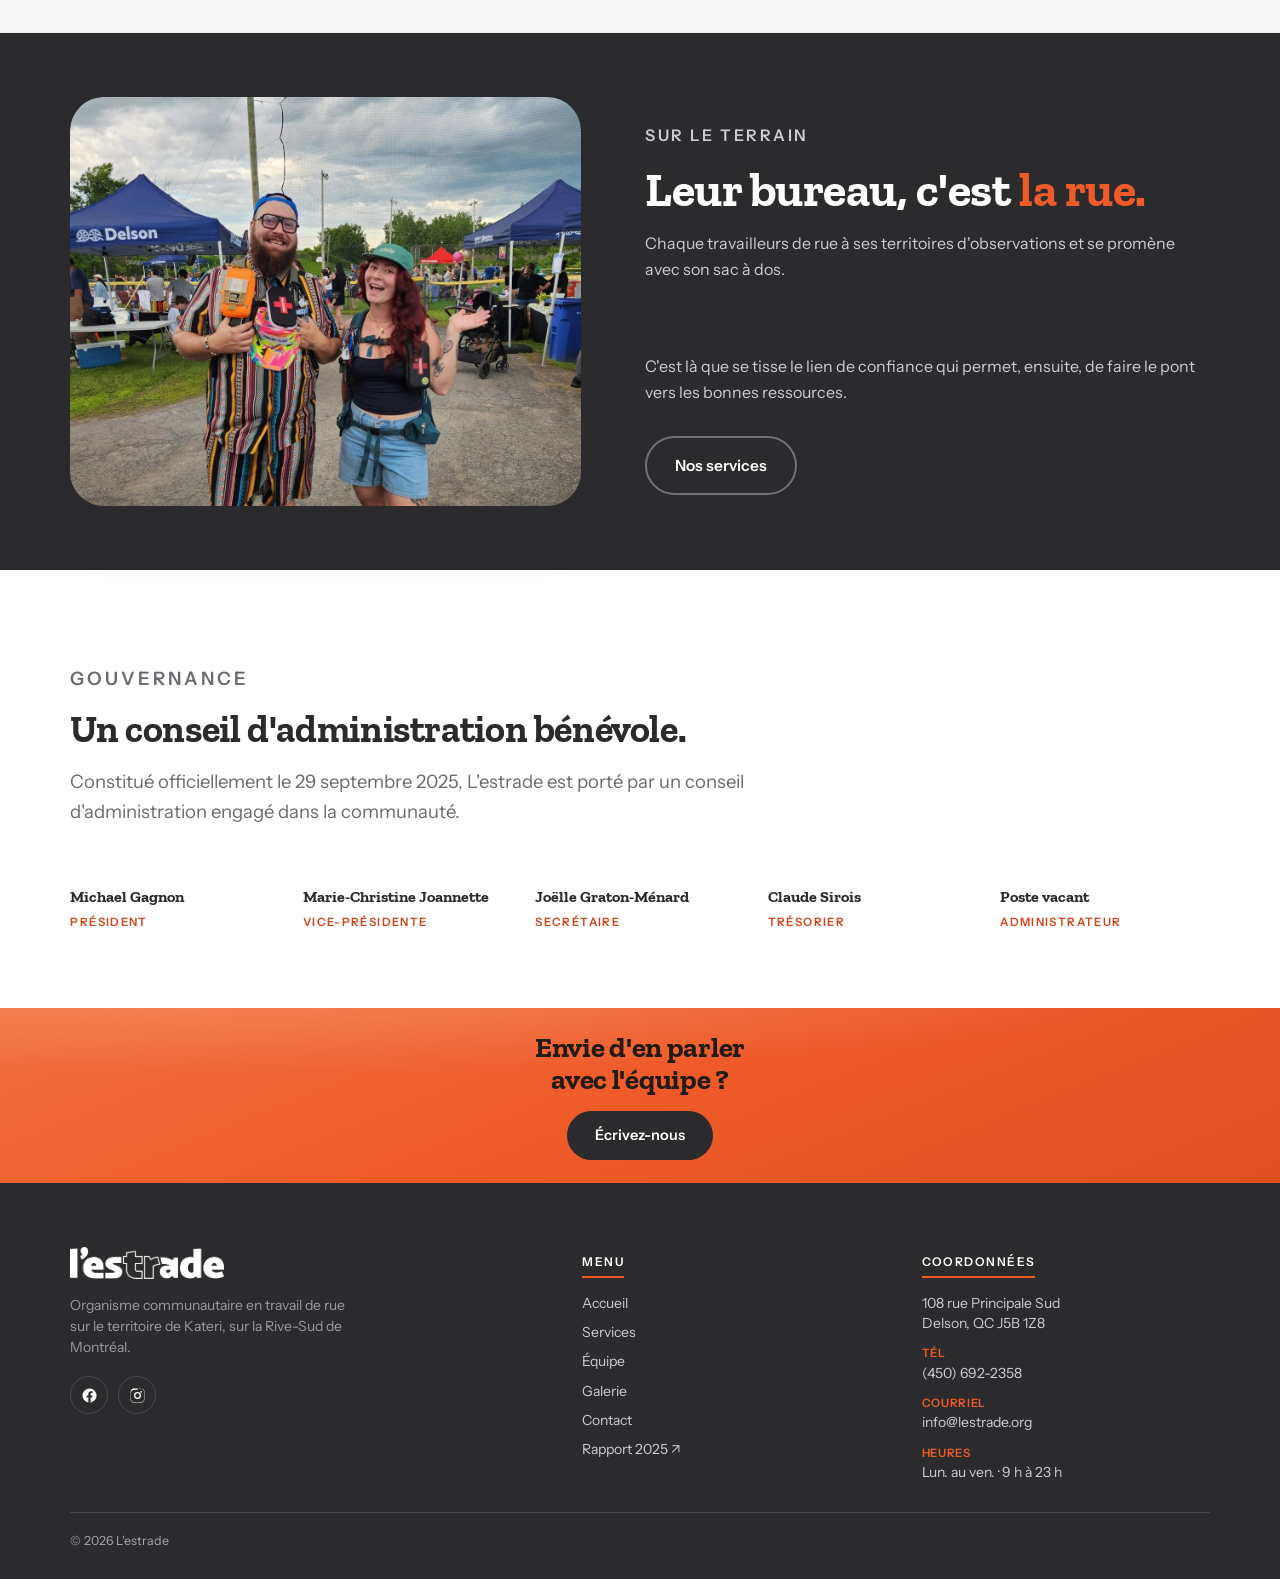
<file: equipe.html>
<!DOCTYPE html>
<html lang="fr"><head>
<meta charset="UTF-8">
<meta name="viewport" content="width=device-width, initial-scale=1.0">
<title>L'équipe · L'estrade · Travail de rue</title>
<meta name="description" content="L'équipe de L'estrade : des travailleurs de rue présents, accessibles et constants dans les milieux de vie du territoire de Kateri, et un conseil d'administration bénévole.">
<link rel="icon" type="image/png" href="assets/logo-orange.png">
<meta property="og:type" content="website">
<meta property="og:site_name" content="L'estrade">
<meta property="og:title" content="L'équipe · L'estrade · Travail de rue">
<meta property="og:description" content="L'équipe de L'estrade : des travailleurs de rue présents, accessibles et constants dans les milieux de vie du territoire de Kateri, et un conseil d'administration bénévole.">
<meta property="og:image" content="assets/galerie/equipe-groupe.jpg">
<meta name="twitter:card" content="summary_large_image">
<link rel="preconnect" href="https://fonts.googleapis.com">
<link rel="preconnect" href="https://fonts.gstatic.com" crossorigin="">
<link href="https://fonts.googleapis.com/css2?family=Zilla+Slab:wght@500;600;700&amp;family=Instrument+Sans:wght@400;500;600&amp;display=swap" rel="stylesheet">
<link rel="stylesheet" href="assets/styles.css?v=87">
</head>
<body>
<a class="skip-link" href="#contenu">Aller au contenu</a>

<!-- ============ HEADER ============ -->
<header class="site-head" id="head">
  <nav class="nav">
    <a href="index.html" aria-label="Accueil"><img class="logo" src="assets/logo-orange.png" alt=""></a>
    <ul class="nav-links">
      <li><a href="index.html">Accueil</a></li>
      <li><a href="services.html">Services</a></li>
      <li><a href="equipe.html" class="active">Équipe</a></li>
      <li><a href="galerie.html">Galerie</a></li>
      <li><a href="contact.html">Contact</a></li>
      <li class="nav-drop">
        <button type="button" class="nav-drop-top" onclick="this.parentElement.classList.toggle('open')" aria-haspopup="true" aria-expanded="false">Rapport <svg class="caret" viewBox="0 0 12 8" aria-hidden="true"><path d="M1 1.5l5 5 5-5" fill="none" stroke="currentColor" stroke-width="2" stroke-linecap="round"></path></svg></button>
        <ul class="nav-menu">
          <li><a href="rapport-lestrade-2025.pdf" target="_blank" rel="noopener">Rapport 2025 ↗</a></li>
        </ul>
      </li>
      <li class="nav-cta-mobile"><a class="btn btn-primary" href="contact.html">Nous joindre</a></li>
    </ul>
    <a class="btn btn-primary cta" href="contact.html">Nous joindre</a>
    <button class="burger" aria-label="Menu" onclick="document.getElementById('head').classList.toggle('open')"><span></span><span></span><span></span></button>
  </nav>
</header>

<main id="contenu">
<!-- ============ PAGE HERO ============ -->
<section class="page-hero">
  <div class="wrap">
    <div class="ph-copy">
      <p class="eyebrow">L'équipe</p>
      <h1>Des visages, <span class="u">dans le quartier.</span></h1>
      <p class="lead">Le travail de rue, c'est d'abord des personnes : présentes, accessibles et constantes dans les milieux de vie du territoire.</p>
      <div class="hero-cta">
        <a class="btn btn-primary" href="contact.html">Nous joindre</a>
        <a class="btn btn-ghost" href="services.html">Nos services</a>
      </div>
    </div>
    <div class="ph-photo reveal ph-wide">
      <img src="assets/galerie/manifestation.jpg" alt="L'équipe de L'estrade, ensemble.">
    </div>
  </div>
</section>

<!-- ============ ÉQUIPE ============ -->
<section id="equipe" class="team-band">
  <div class="wrap">
    <div class="sec-head reveal">
      <p class="eyebrow">Direction &amp; travailleurs de rue</p>
      <h2>Une équipe présente.</h2>
    </div>
    <div class="team-grid">
      <div class="flipcard reveal" tabindex="0" onclick="this.classList.toggle('flipped')">
        <div class="flip-inner">
          <div class="flip-front"><img src="assets/alexandre.jpg" alt="Alexandre Laberge"><div class="cap"><h3>Alexandre Laberge</h3><div class="role">Directeur</div></div></div>
          <div class="flip-back"><h3>Alexandre Laberge</h3><div class="role">Directeur</div><p>À L'estrade depuis 2023, je porte le financement, la représentation et le développement de l'organisme à coeur.</p></div>
        </div>
      </div>
      <div class="flipcard reveal" tabindex="0" onclick="this.classList.toggle('flipped')">
        <div class="flip-inner">
          <div class="flip-front"><img src="assets/meggan.jpg?v=2" alt="Meggan Dionne"><div class="cap"><h3>Meggan Dionne</h3><div class="role">Travailleuse de rue</div></div></div>
          <div class="flip-back"><h3>Meggan Dionne</h3><div class="role">Travailleuse de rue</div><p>Présente dans les milieux de vie, à l'écoute et au rythme de chaque personne.</p></div>
        </div>
      </div>
      <div class="flipcard reveal" tabindex="0" onclick="this.classList.toggle('flipped')">
        <div class="flip-inner">
          <div class="flip-front"><img src="assets/alexandra.jpg" alt="Alexandra Hamel"><div class="cap"><h3>Alexandra Hamel</h3><div class="role">Travailleuse de rue</div></div></div>
          <div class="flip-back"><h3>Alexandra Hamel</h3><div class="role">Travailleuse de rue</div><p>Sur le terrain, à la rencontre des gens du quartier, sac au dos, au quotidien.</p></div>
        </div>
      </div>
      <div class="flipcard reveal" tabindex="0" onclick="this.classList.toggle('flipped')">
        <div class="flip-inner">
          <div class="flip-front"><img src="assets/kevin.jpg" alt="Kevin Gravel-Orchard"><div class="cap"><h3>Kevin Gravel-Orchard</h3><div class="role">Travailleur de rue</div></div></div>
          <div class="flip-back"><h3>Kevin Gravel-Orchard</h3><div class="role">Travailleur de rue</div><p>Je suis une personne coloré et proche des gens que j'accompagne.</p></div>
        </div>
      </div><div class="flipcard reveal" tabindex="0" onclick="this.classList.toggle('flipped')">
        <div class="flip-inner">
          <div class="flip-front"><img src="assets/uploads/photo-steph-mu5vrb2u.jpg" alt="Kevin Gravel-Orchard"><div class="cap"><h3>Stéphanie Faubert</h3><div class="role">Travailleuse de rue</div></div></div>
          <div class="flip-back"><h3>Stéphanie Faubert</h3><div class="role">Travailleuse de rue</div><p>Présente dans les milieux de vie, à l'écoute et au rythme de chaque personne.</p></div>
        </div>
      </div>
    </div>
  </div>
</section>

<!-- ============ LE TRAVAIL DE RUE ============ -->
<section class="approche" id="terrain">
  <div class="wrap mission-grid">
    <div class="mission-media reveal">
      <img src="assets/galerie/terrain-delson.jpg" alt="Deux intervenants de L'estrade avec leurs trousses de naloxone, lors d'un événement à Delson.">
    </div>
    <div class="mission-body reveal">
      <p class="eyebrow">Sur le terrain</p>
      <h2>Leur bureau, c'est <span class="u">la rue.</span></h2>
      <p>Chaque travailleurs de rue à ses territoires d'observations et se promène avec son sac à dos.&nbsp;</p><div>Le but : s'intégrer au quartier, en comprendre les dynamiques et aller à la rencontre des personnes qui ne vont pas d'elles-mêmes vers les services.</div><p></p>
      <p>C'est là que se tisse le lien de confiance qui permet, ensuite, de faire le pont vers les bonnes ressources.</p>
      <a class="btn btn-ghost" href="services.html">Nos services</a>
    </div>
  </div>
</section>

<!-- ============ CONSEIL D'ADMINISTRATION ============ -->
<section id="ca">
  <div class="wrap">
    <div class="sec-head reveal">
      <p class="eyebrow">Gouvernance</p>
      <h2>Un conseil d'administration bénévole.</h2>
      <p>Constitué officiellement le 29 septembre 2025, L'estrade est porté par un conseil d'administration engagé dans la communauté.</p>
    </div>
    <div class="ca-grid reveal">
      <div class="ca-item"><div class="pn">Michael Gagnon</div><div class="pr">Président</div></div>
      <div class="ca-item"><div class="pn">Marie-Christine Joannette</div><div class="pr">Vice-présidente</div></div>
      <div class="ca-item"><div class="pn">Joëlle Graton-Ménard</div><div class="pr">Secrétaire</div></div>
      <div class="ca-item"><div class="pn">Claude Sirois</div><div class="pr">Trésorier</div></div>
      <div class="ca-item"><div class="pn">Poste vacant</div><div class="pr">Administrateur</div></div>
    </div>
  </div>
</section>
</main>

<!-- ============ CTA + FOOTER ============ -->
<section class="cta-bar reveal">
  <div class="wrap">
    <h2>Envie d'en parler<br>avec l'équipe ?</h2>
    <a class="btn btn-dark" href="contact.html">Écrivez-nous</a>
  </div>
</section>

<footer class="site-foot">
  <div class="wrap">
    <div class="foot-grid">
      <div class="foot-brand">
        <img src="assets/logo-white.png" alt="L'estrade">
        <p>Organisme communautaire en travail de rue sur le territoire de Kateri, sur la Rive-Sud de Montréal.</p>
        <div class="socials">
          <a href="https://www.facebook.com/trlestrade" target="_blank" rel="noopener" aria-label="Facebook"><svg viewBox="0 0 24 24"><path d="M22 12a10 10 0 1 0-11.6 9.9v-7H7.9V12h2.5V9.8c0-2.5 1.5-3.9 3.7-3.9 1.1 0 2.2.2 2.2.2v2.4h-1.2c-1.2 0-1.6.8-1.6 1.6V12h2.7l-.4 2.9h-2.3v7A10 10 0 0 0 22 12z"></path></svg></a>
          <a href="https://www.instagram.com/trlestrade" target="_blank" rel="noopener" aria-label="Instagram"><svg viewBox="0 0 24 24"><path d="M12 2.2c3.2 0 3.6 0 4.9.1 1.2.1 1.8.3 2.2.4.6.2 1 .5 1.4.9.4.4.7.8.9 1.4.2.4.4 1 .4 2.2.1 1.3.1 1.7.1 4.9s0 3.6-.1 4.9c-.1 1.2-.3 1.8-.4 2.2-.2.6-.5 1-.9 1.4-.4.4-.8.7-1.4.9-.4.2-1 .4-2.2.4-1.3.1-1.7.1-4.9.1s-3.6 0-4.9-.1c-1.2-.1-1.8-.3-2.2-.4-.6-.2-1-.5-1.4-.9-.4-.4-.7-.8-.9-1.4-.2-.4-.4-1-.4-2.2C2.2 15.6 2.2 15.2 2.2 12s0-3.6.1-4.9c.1-1.2.3-1.8.4-2.2.2-.6.5-1 .9-1.4.4-.4.8-.7 1.4-.9.4-.2 1-.4 2.2-.4C8.4 2.2 8.8 2.2 12 2.2zm0 1.8c-3.1 0-3.5 0-4.7.1-1.1.1-1.7.2-2.1.4-.5.2-.9.4-1.3.8-.4.4-.6.8-.8 1.3-.2.4-.3 1-.4 2.1C2.6 8.5 2.6 8.9 2.6 12s0 3.5.1 4.7c.1 1.1.2 1.7.4 2.1.2.5.4.9.8 1.3.4.4.8.6 1.3.8.4.2 1 .3 2.1.4 1.2.1 1.6.1 4.7.1s3.5 0 4.7-.1c1.1-.1 1.7-.2 2.1-.4.5-.2.9-.4 1.3-.8.4-.4.6-.8.8-1.3.2-.4.3-1 .4-2.1.1-1.2.1-1.6.1-4.7s0-3.5-.1-4.7c-.1-1.1-.2-1.7-.4-2.1-.2-.5-.4-.9-.8-1.3-.4-.4-.8-.6-1.3-.8-.4-.2-1-.3-2.1-.4-1.2-.1-1.6-.1-4.7-.1zm0 3.1a4.9 4.9 0 1 1 0 9.8 4.9 4.9 0 0 1 0-9.8zm0 8a3.1 3.1 0 1 0 0-6.2 3.1 3.1 0 0 0 0 6.2zm6.3-8.2a1.1 1.1 0 1 1-2.3 0 1.1 1.1 0 0 1 2.3 0z"></path></svg></a>
        </div>
      </div>
      <div class="foot-col">
        <h4>Menu</h4>
        <ul>
          <li><a href="index.html">Accueil</a></li>
          <li><a href="services.html">Services</a></li>
          <li><a href="equipe.html">Équipe</a></li>
          <li><a href="galerie.html">Galerie</a></li>
          <li><a href="contact.html">Contact</a></li>
          <li><a href="rapport-lestrade-2025.pdf" target="_blank" rel="noopener">Rapport 2025 ↗</a></li>
        </ul>
      </div>
      <div class="foot-col">
        <h4>Coordonnées</h4>
        <ul>
          <li>108 rue Principale Sud<br>Delson, QC J5B 1Z8</li>
          <li><span class="lbl">Tél</span><br><a href="tel:+14506329250">(450) 692-2358</a></li>
          <li><span class="lbl">Courriel</span><br><a href="mailto:info@lestrade.org">info@lestrade.org</a></li>
          <li><span class="lbl">Heures</span><br>Lun. au ven. · 9 h à 23 h</li>
        </ul>
      </div>
    </div>
    <div class="foot-bottom">
      <span>© 2026 L'estrade</span>
    </div>
  </div>
</footer>

<script>
(function(){
  var io=new IntersectionObserver(function(es){es.forEach(function(e){if(e.isIntersecting){e.target.classList.add('in');io.unobserve(e.target)}})},{threshold:.12,rootMargin:'0px 0px -6% 0px'});
  document.querySelectorAll('.reveal').forEach(function(el){io.observe(el)});
  document.querySelectorAll('#head .nav-links a').forEach(function(a){a.addEventListener('click',function(){document.getElementById('head').classList.remove('open')})});
})();
</script>


















</body></html>
</file>
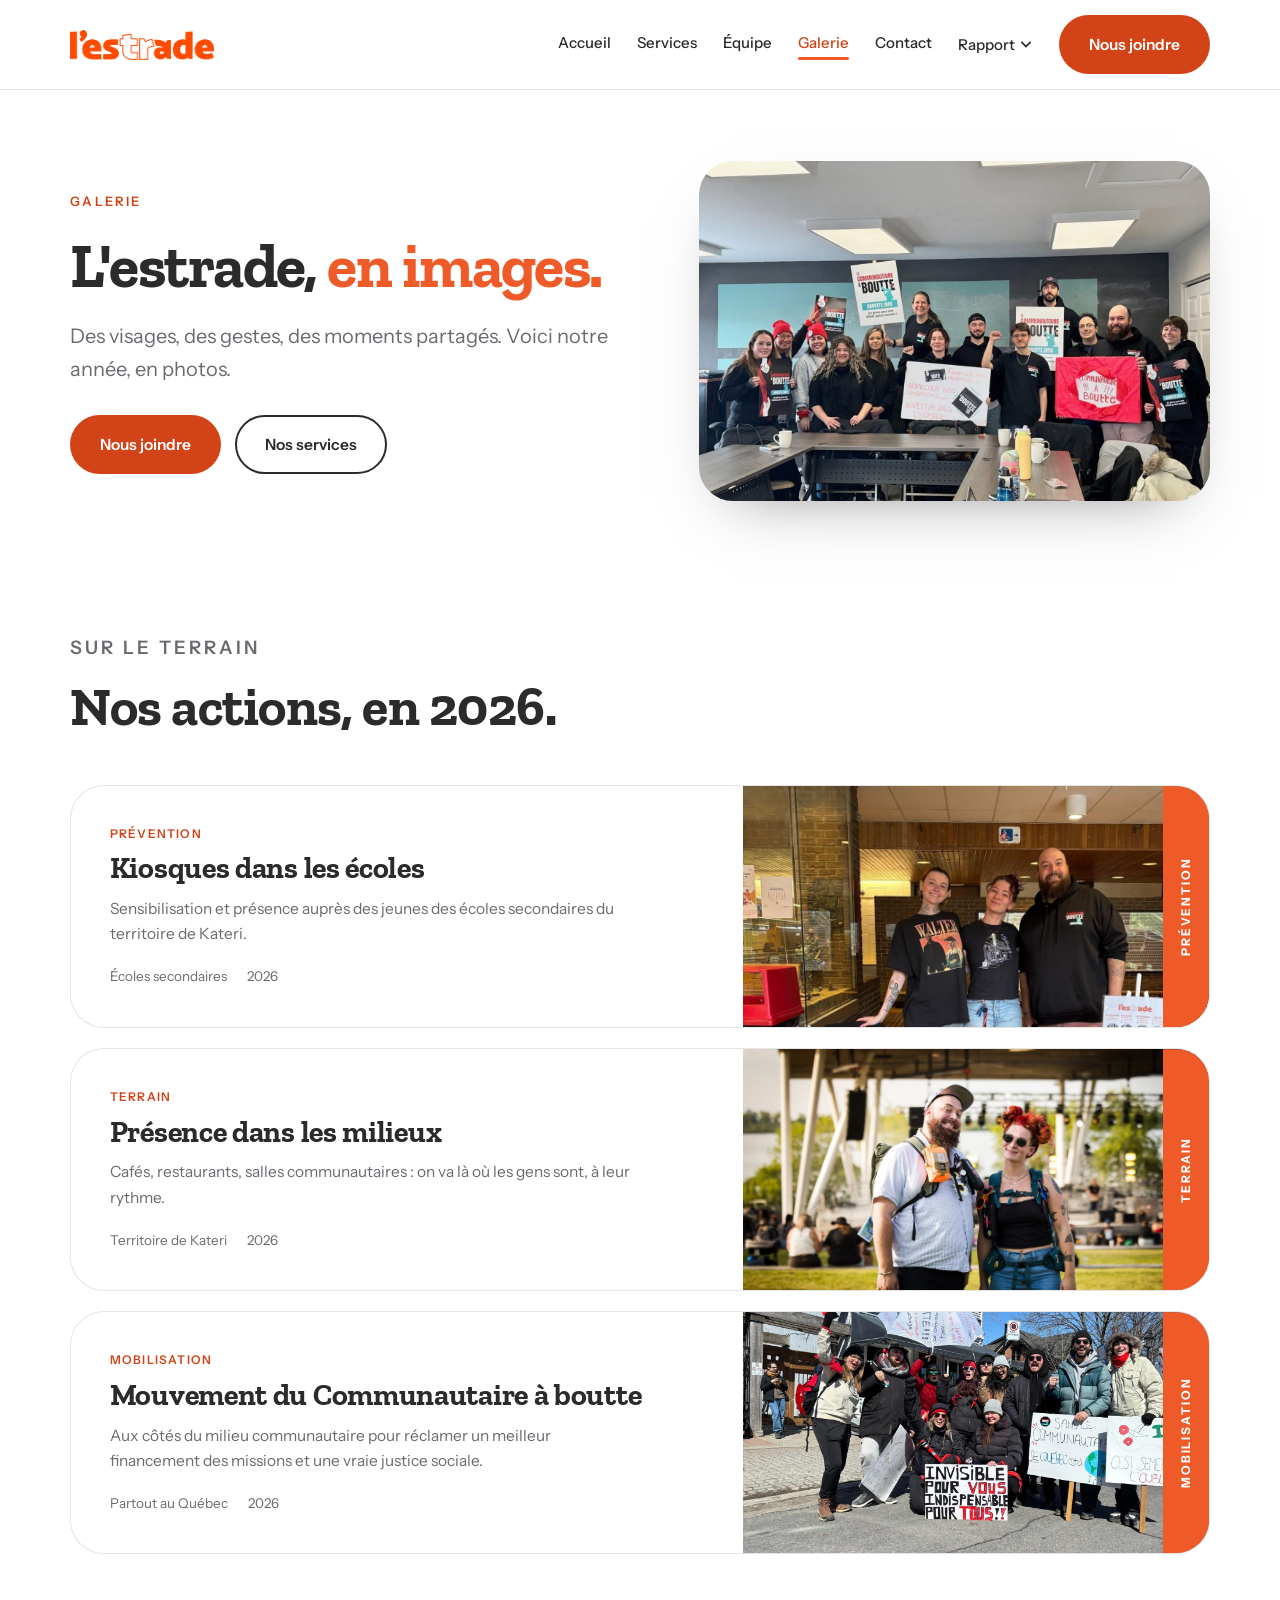
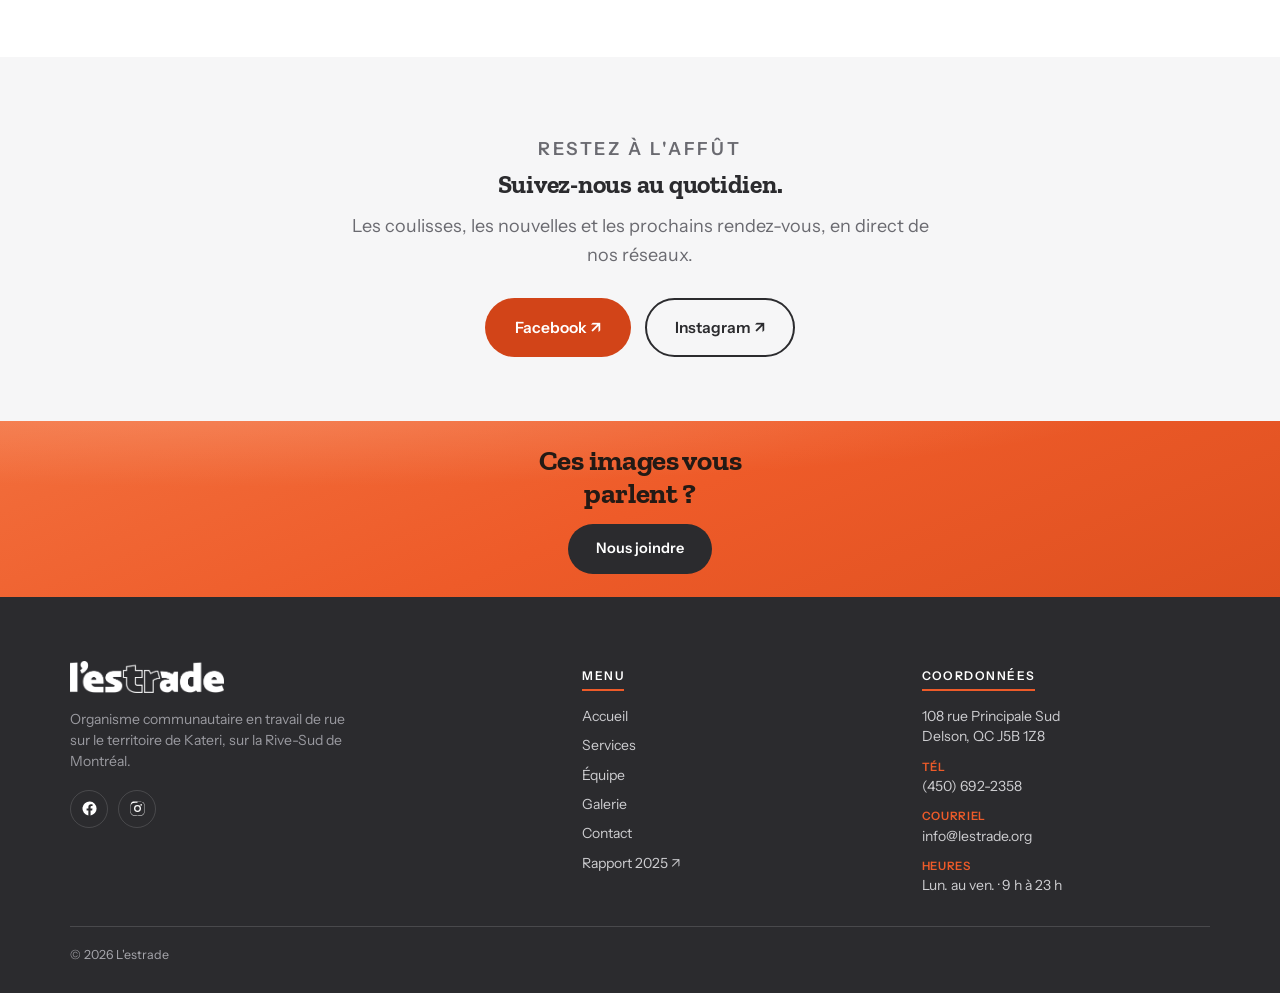
<file: galerie.html>
<!DOCTYPE html>
<html lang="fr"><head>
<meta charset="UTF-8">
<meta name="viewport" content="width=device-width, initial-scale=1.0">
<title>Galerie · L'estrade · Travail de rue</title>
<meta name="description" content="L'estrade en images : nos actions, nos moments et notre présence sur le terrain, et nos dernières publications Facebook.">
<link rel="icon" type="image/png" href="assets/logo-orange.png">
<meta property="og:type" content="website">
<meta property="og:site_name" content="L'estrade">
<meta property="og:title" content="Galerie · L'estrade · Travail de rue">
<meta property="og:description" content="L'estrade en images : nos actions, nos moments et notre présence sur le terrain, et nos dernières publications Facebook.">
<meta property="og:image" content="assets/galerie/equipe-groupe.jpg">
<meta name="twitter:card" content="summary_large_image">
<link rel="preconnect" href="https://fonts.googleapis.com">
<link rel="preconnect" href="https://fonts.gstatic.com" crossorigin="">
<link href="https://fonts.googleapis.com/css2?family=Zilla+Slab:wght@500;600;700&amp;family=Instrument+Sans:wght@400;500;600&amp;display=swap" rel="stylesheet">
<link rel="stylesheet" href="assets/styles.css?v=87">
</head>
<body>
<a class="skip-link" href="#contenu">Aller au contenu</a>

<!-- ============ HEADER ============ -->
<header class="site-head" id="head">
  <nav class="nav">
    <a href="index.html" aria-label="Accueil"><img class="logo" src="assets/logo-orange.png" alt=""></a>
    <ul class="nav-links">
      <li><a href="index.html">Accueil</a></li>
      <li><a href="services.html">Services</a></li>
      <li><a href="equipe.html">Équipe</a></li>
      <li><a href="galerie.html" class="active">Galerie</a></li>
      <li><a href="contact.html">Contact</a></li>
      <li class="nav-drop">
        <button type="button" class="nav-drop-top" onclick="this.parentElement.classList.toggle('open')" aria-haspopup="true" aria-expanded="false">Rapport <svg class="caret" viewBox="0 0 12 8" aria-hidden="true"><path d="M1 1.5l5 5 5-5" fill="none" stroke="currentColor" stroke-width="2" stroke-linecap="round"></path></svg></button>
        <ul class="nav-menu">
          <li><a href="rapport-lestrade-2025.pdf" target="_blank" rel="noopener">Rapport 2025 ↗</a></li>
        </ul>
      </li>
      <li class="nav-cta-mobile"><a class="btn btn-primary" href="contact.html">Nous joindre</a></li>
    </ul>
    <a class="btn btn-primary cta" href="contact.html">Nous joindre</a>
    <button class="burger" aria-label="Menu" onclick="document.getElementById('head').classList.toggle('open')"><span></span><span></span><span></span></button>
  </nav>
</header>

<main id="contenu">
<!-- ============ PAGE HERO ============ -->
<section class="page-hero">
  <div class="wrap">
    <div class="ph-copy">
      <p class="eyebrow">Galerie</p>
      <h1>L'estrade, <span class="u">en images.</span></h1>
      <p class="lead">Des visages, des gestes, des moments partagés. Voici notre année, en photos.</p>
      <div class="hero-cta">
        <a class="btn btn-primary" href="contact.html">Nous joindre</a>
        <a class="btn btn-ghost" href="services.html">Nos services</a>
      </div>
    </div>
    <div class="ph-photo reveal ph-wide">
      <img src="assets/galerie/mobilisation.jpg" alt="L'équipe de L'estrade en mobilisation, pancartes « Le communautaire à boutte »." style="object-position:50% 40%">
    </div>
  </div>
</section>

<!-- ============ ACTIONS / MOMENTS ============ -->
<section id="moments">
  <div class="wrap">
    <div class="sec-head reveal">
      <p class="eyebrow">Sur le terrain</p>
      <h2>Nos actions, en 2026.</h2>
    </div>
    <div class="terrain-list">
      <div class="thcard reveal">
        <div class="thbody">
          <span class="thcat">Prévention</span>
          <h3>Kiosques dans les écoles</h3>
          <p>Sensibilisation et présence auprès des jeunes des écoles secondaires du territoire de Kateri.</p>
          <div class="thmeta"><span>Écoles secondaires</span><span>2026</span></div>
        </div>
        <div class="thmedia"><img src="assets/galerie/kiosque-ecole.jpg" alt="Kiosque de prévention dans une école" style="object-position:50% 24%"><span class="thlabel">Prévention</span></div>
      </div>
      <div class="thcard reveal">
        <div class="thbody">
          <span class="thcat">Terrain</span>
          <h3>Présence dans les milieux</h3>
          <p>Cafés, restaurants, salles communautaires : on va là où les gens sont, à leur rythme.</p>
          <div class="thmeta"><span>Territoire de Kateri</span><span>2026</span></div>
        </div>
        <div class="thmedia"><img src="assets/uploads/hors-serie-mt7naxpx.jpg" alt="Deux travailleurs de rue de L'estrade, sac au dos, dans la rue" style="object-position:50% 26%"><span class="thlabel">Terrain</span></div>
      </div>
      <div class="thcard reveal">
        <div class="thbody">
          <span class="thcat">Mobilisation</span>
          <h3>Mouvement du Communautaire à boutte</h3>
          <p>Aux côtés du milieu communautaire pour réclamer un meilleur financement des missions et une vraie justice sociale.</p>
          <div class="thmeta"><span>Partout au Québec</span><span>2026</span></div>
        </div>
        <div class="thmedia"><img src="assets/uploads/comm-a-boutte-rtom-mt7n6jy6.jpg" alt="Mobilisation communautaire" style="object-position:50% 68%"><span class="thlabel">Mobilisation</span></div>
      </div>
      
    </div>
  </div>
</section>

<!-- ============ SUIVEZ-NOUS (feed Facebook) ============ -->
<section class="social" id="suivez">
  <div class="wrap">
    <div class="social-block reveal">
      <p class="eyebrow">Restez à l'affût</p>
      <h2>Suivez-nous au quotidien.</h2>
      <p>Les coulisses, les nouvelles et les prochains rendez-vous, en direct de nos réseaux.</p>
      <div class="soc-actions">
        <a class="btn btn-primary" href="https://www.facebook.com/trlestrade" target="_blank" rel="noopener">Facebook ↗</a>
        <a class="btn btn-ghost" href="https://www.instagram.com/trlestrade" target="_blank" rel="noopener">Instagram ↗</a>
      </div>
    </div>
  </div>
</section>
</main>

<!-- ============ CTA + FOOTER ============ -->
<section class="cta-bar reveal">
  <div class="wrap">
    <h2>Ces images vous<br>parlent ?</h2>
    <a class="btn btn-dark" href="contact.html">Nous joindre</a>
  </div>
</section>

<footer class="site-foot">
  <div class="wrap">
    <div class="foot-grid">
      <div class="foot-brand">
        <img src="assets/logo-white.png" alt="L'estrade">
        <p>Organisme communautaire en travail de rue sur le territoire de Kateri, sur la Rive-Sud de Montréal.</p>
        <div class="socials">
          <a href="https://www.facebook.com/trlestrade" target="_blank" rel="noopener" aria-label="Facebook"><svg viewBox="0 0 24 24"><path d="M22 12a10 10 0 1 0-11.6 9.9v-7H7.9V12h2.5V9.8c0-2.5 1.5-3.9 3.7-3.9 1.1 0 2.2.2 2.2.2v2.4h-1.2c-1.2 0-1.6.8-1.6 1.6V12h2.7l-.4 2.9h-2.3v7A10 10 0 0 0 22 12z"></path></svg></a>
          <a href="https://www.instagram.com/trlestrade" target="_blank" rel="noopener" aria-label="Instagram"><svg viewBox="0 0 24 24"><path d="M12 2.2c3.2 0 3.6 0 4.9.1 1.2.1 1.8.3 2.2.4.6.2 1 .5 1.4.9.4.4.7.8.9 1.4.2.4.4 1 .4 2.2.1 1.3.1 1.7.1 4.9s0 3.6-.1 4.9c-.1 1.2-.3 1.8-.4 2.2-.2.6-.5 1-.9 1.4-.4.4-.8.7-1.4.9-.4.2-1 .4-2.2.4-1.3.1-1.7.1-4.9.1s-3.6 0-4.9-.1c-1.2-.1-1.8-.3-2.2-.4-.6-.2-1-.5-1.4-.9-.4-.4-.7-.8-.9-1.4-.2-.4-.4-1-.4-2.2C2.2 15.6 2.2 15.2 2.2 12s0-3.6.1-4.9c.1-1.2.3-1.8.4-2.2.2-.6.5-1 .9-1.4.4-.4.8-.7 1.4-.9.4-.2 1-.4 2.2-.4C8.4 2.2 8.8 2.2 12 2.2zm0 1.8c-3.1 0-3.5 0-4.7.1-1.1.1-1.7.2-2.1.4-.5.2-.9.4-1.3.8-.4.4-.6.8-.8 1.3-.2.4-.3 1-.4 2.1C2.6 8.5 2.6 8.9 2.6 12s0 3.5.1 4.7c.1 1.1.2 1.7.4 2.1.2.5.4.9.8 1.3.4.4.8.6 1.3.8.4.2 1 .3 2.1.4 1.2.1 1.6.1 4.7.1s3.5 0 4.7-.1c1.1-.1 1.7-.2 2.1-.4.5-.2.9-.4 1.3-.8.4-.4.6-.8.8-1.3.2-.4.3-1 .4-2.1.1-1.2.1-1.6.1-4.7s0-3.5-.1-4.7c-.1-1.1-.2-1.7-.4-2.1-.2-.5-.4-.9-.8-1.3-.4-.4-.8-.6-1.3-.8-.4-.2-1-.3-2.1-.4-1.2-.1-1.6-.1-4.7-.1zm0 3.1a4.9 4.9 0 1 1 0 9.8 4.9 4.9 0 0 1 0-9.8zm0 8a3.1 3.1 0 1 0 0-6.2 3.1 3.1 0 0 0 0 6.2zm6.3-8.2a1.1 1.1 0 1 1-2.3 0 1.1 1.1 0 0 1 2.3 0z"></path></svg></a>
        </div>
      </div>
      <div class="foot-col">
        <h4>Menu</h4>
        <ul>
          <li><a href="index.html">Accueil</a></li>
          <li><a href="services.html">Services</a></li>
          <li><a href="equipe.html">Équipe</a></li>
          <li><a href="galerie.html">Galerie</a></li>
          <li><a href="contact.html">Contact</a></li>
          <li><a href="rapport-lestrade-2025.pdf" target="_blank" rel="noopener">Rapport 2025 ↗</a></li>
        </ul>
      </div>
      <div class="foot-col">
        <h4>Coordonnées</h4>
        <ul>
          <li>108 rue Principale Sud<br>Delson, QC J5B 1Z8</li>
          <li><span class="lbl">Tél</span><br><a href="tel:+14506329250">(450) 692-2358</a></li>
          <li><span class="lbl">Courriel</span><br><a href="mailto:info@lestrade.org">info@lestrade.org</a></li>
          <li><span class="lbl">Heures</span><br>Lun. au ven. · 9 h à 23 h</li>
        </ul>
      </div>
    </div>
    <div class="foot-bottom">
      <span>© 2026 L'estrade</span>
    </div>
  </div>
</footer>

<script>
(function(){
  var io=new IntersectionObserver(function(es){es.forEach(function(e){if(e.isIntersecting){e.target.classList.add('in');io.unobserve(e.target)}})},{threshold:.12,rootMargin:'0px 0px -6% 0px'});
  document.querySelectorAll('.reveal').forEach(function(el){io.observe(el)});
  document.querySelectorAll('#head .nav-links a').forEach(function(a){a.addEventListener('click',function(){document.getElementById('head').classList.remove('open')})});
})();
</script>















</body></html>
</file>
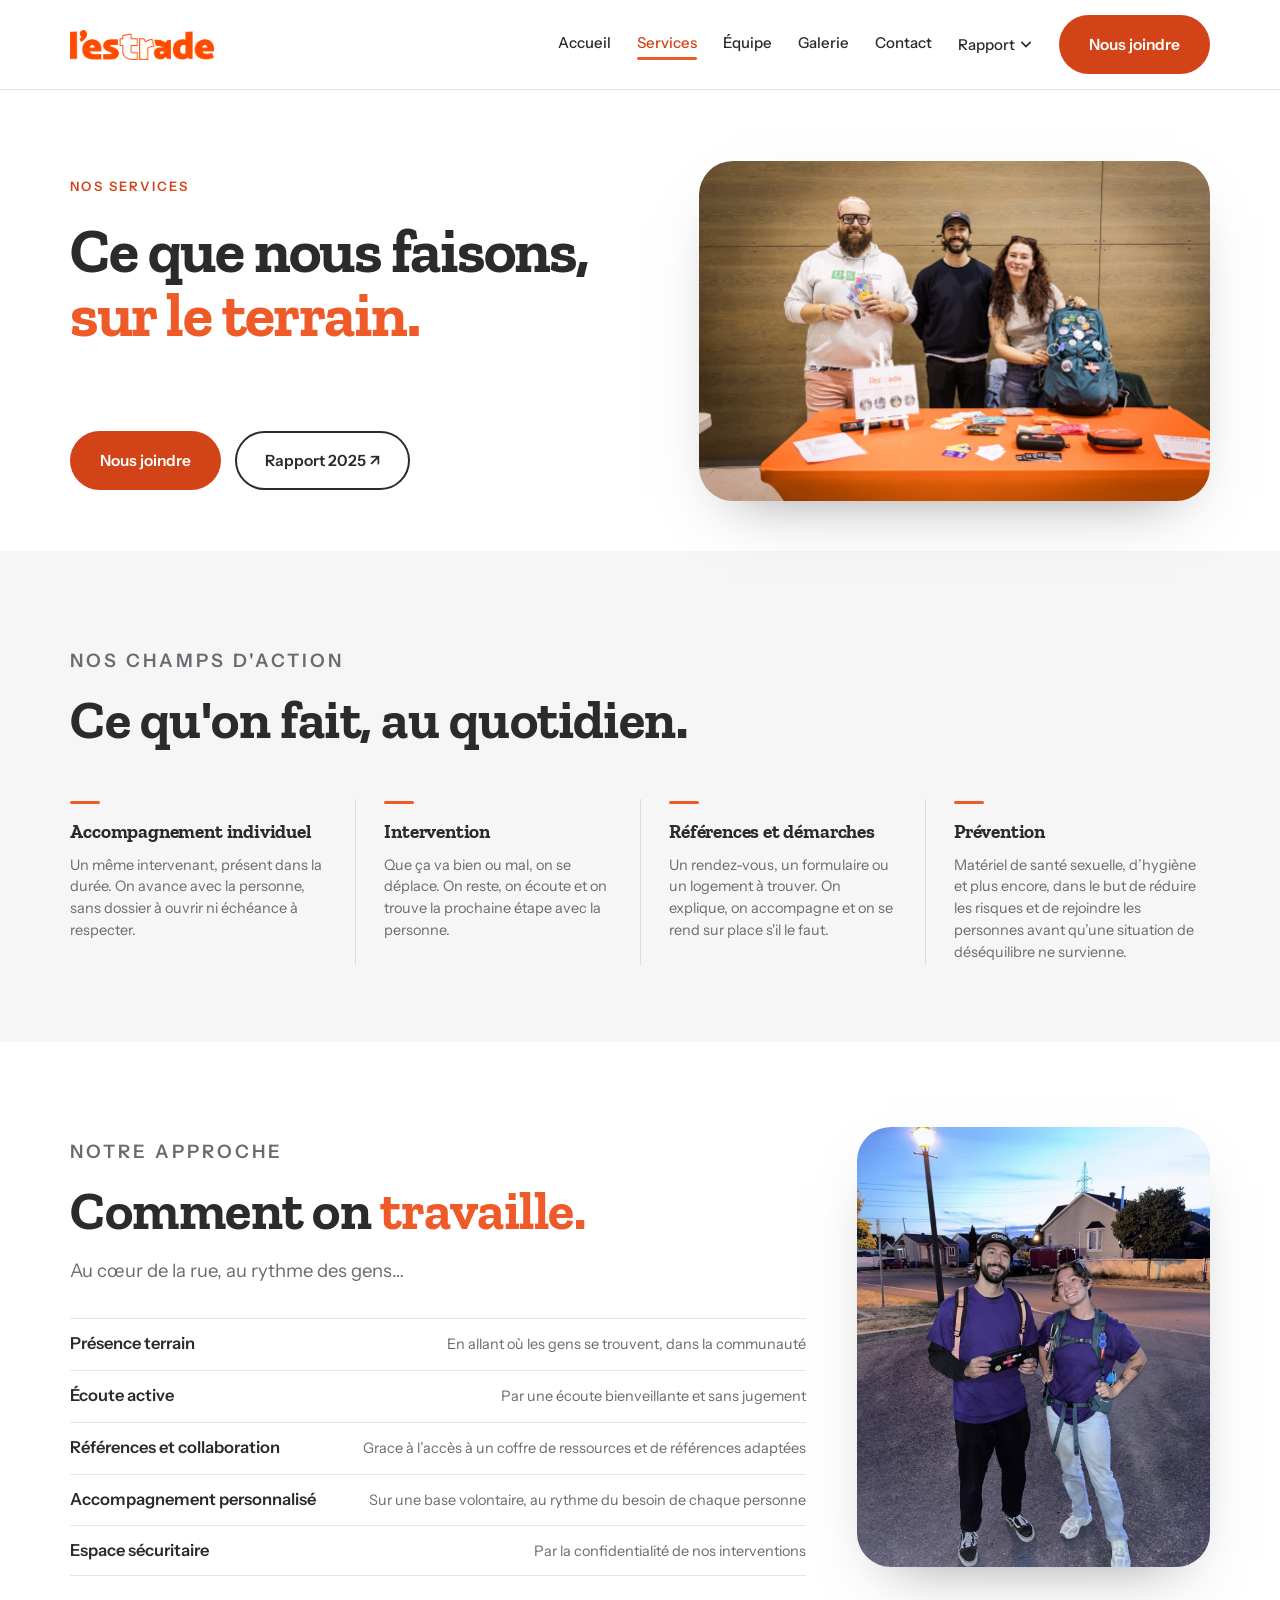
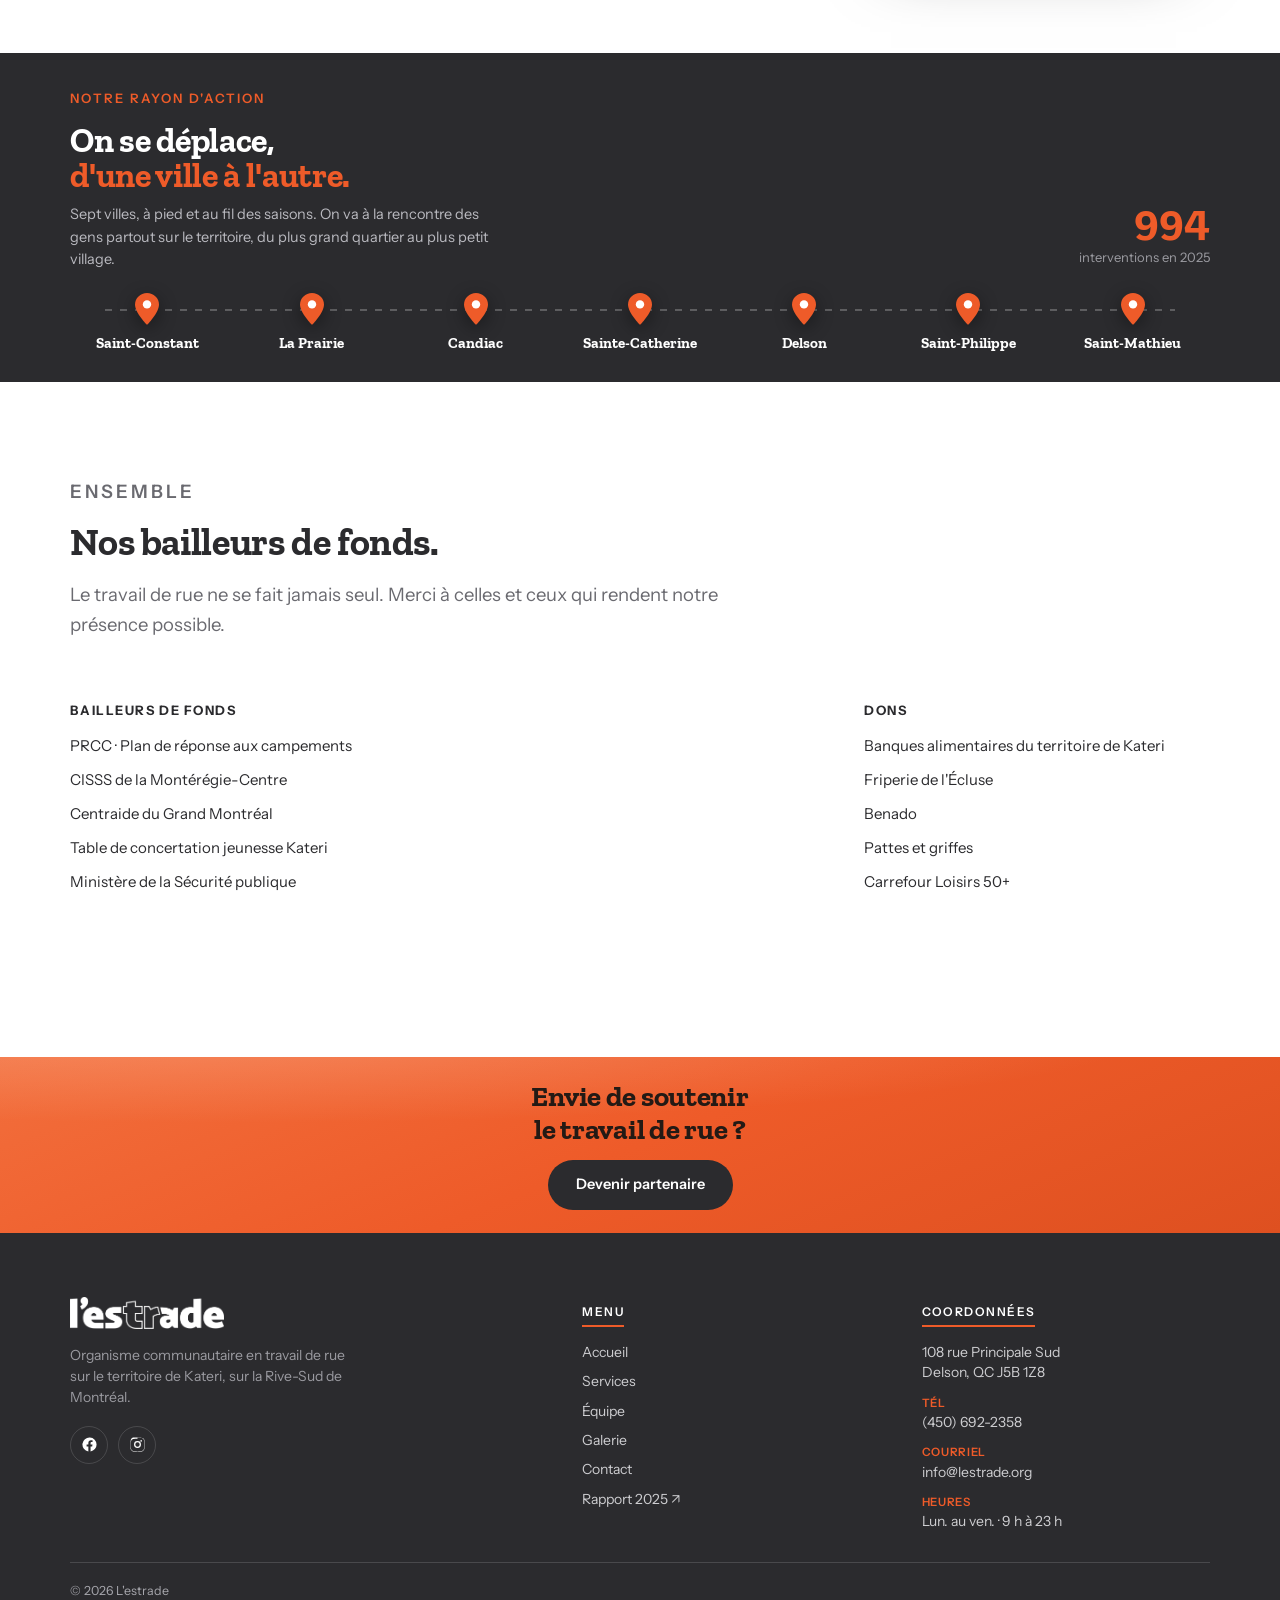
<file: services.html>
<!DOCTYPE html>
<html lang="fr"><head>
<meta charset="UTF-8">
<meta name="viewport" content="width=device-width, initial-scale=1.0">
<title>Services · L'estrade · Travail de rue</title>
<meta name="description" content="Les champs d'action de L'estrade : accompagnement individuel, intervention de crise, références et démarches, prévention. Une approche basée sur l'écoute, la confidentialité et la présence.">
<link rel="icon" type="image/png" href="assets/logo-orange.png">
<meta property="og:type" content="website">
<meta property="og:site_name" content="L'estrade">
<meta property="og:title" content="Services · L'estrade · Travail de rue">
<meta property="og:description" content="Les champs d'action de L'estrade : accompagnement individuel, intervention de crise, références et démarches, prévention. Une approche basée sur l'écoute, la confidentialité et la présence.">
<meta property="og:image" content="assets/galerie/equipe-groupe.jpg">
<meta name="twitter:card" content="summary_large_image">
<link rel="preconnect" href="https://fonts.googleapis.com">
<link rel="preconnect" href="https://fonts.gstatic.com" crossorigin="">
<link href="https://fonts.googleapis.com/css2?family=Zilla+Slab:wght@500;600;700&amp;family=Instrument+Sans:wght@400;500;600&amp;display=swap" rel="stylesheet">
<link rel="stylesheet" href="assets/styles.css?v=87">
</head>
<body>
<a class="skip-link" href="#contenu">Aller au contenu</a>

<!-- ============ HEADER ============ -->
<header class="site-head" id="head">
  <nav class="nav">
    <a href="index.html" aria-label="Accueil"><img class="logo" src="assets/logo-orange.png" alt=""></a>
    <ul class="nav-links">
      <li><a href="index.html">Accueil</a></li>
      <li><a href="services.html" class="active">Services</a></li>
      <li><a href="equipe.html">Équipe</a></li>
      <li><a href="galerie.html">Galerie</a></li>
      <li><a href="contact.html">Contact</a></li>
      <li class="nav-drop">
        <button type="button" class="nav-drop-top" onclick="this.parentElement.classList.toggle('open')" aria-haspopup="true" aria-expanded="false">Rapport <svg class="caret" viewBox="0 0 12 8" aria-hidden="true"><path d="M1 1.5l5 5 5-5" fill="none" stroke="currentColor" stroke-width="2" stroke-linecap="round"></path></svg></button>
        <ul class="nav-menu">
          <li><a href="rapport-lestrade-2025.pdf" target="_blank" rel="noopener">Rapport 2025 ↗</a></li>
        </ul>
      </li>
      <li class="nav-cta-mobile"><a class="btn btn-primary" href="contact.html">Nous joindre</a></li>
    </ul>
    <a class="btn btn-primary cta" href="contact.html">Nous joindre</a>
    <button class="burger" aria-label="Menu" onclick="document.getElementById('head').classList.toggle('open')"><span></span><span></span><span></span></button>
  </nav>
</header>

<main id="contenu">
<!-- ============ PAGE HERO ============ -->
<section class="page-hero">
  <div class="wrap">
    <div class="ph-copy">
      <p class="eyebrow">Nos services</p>
      <h1>Ce que nous faisons, <span class="u">sur le terrain.</span></h1>
      <p class="lead"><br></p>
      <div class="hero-cta">
        <a class="btn btn-primary" href="contact.html">Nous joindre</a>
        <a class="btn btn-ghost" href="rapport-lestrade-2025.pdf" target="_blank" rel="noopener">Rapport 2025 ↗</a>
      </div>
    </div>
    <div class="ph-photo reveal ph-wide">
      <img src="assets/uploads/tous-a-table-mt7n0v13.jpg" alt="L'équipe de L'estrade à un kiosque de prévention." style="object-position:50% 34%">
    </div>
  </div>
</section>

<!-- ============ CHAMPS D'ACTION ============ -->
<section id="champs">
  <div class="wrap">
    <div class="sec-head reveal">
      <p class="eyebrow">Nos champs d'action</p>
      <h2>Ce qu'on fait, au quotidien.</h2>
    </div>
    <div class="svc-grid">
      <div class="svc reveal"><div class="svc-mark"></div><h3>Accompagnement individuel</h3><p>Un même intervenant, présent dans la durée. On avance avec la personne, sans dossier à ouvrir ni échéance à respecter.</p></div>
      <div class="svc reveal"><div class="svc-mark"></div><h3>Intervention</h3><p>Que ça va bien ou mal, on se déplace. On reste, on écoute et on trouve la prochaine étape avec la personne.</p></div>
      <div class="svc reveal"><div class="svc-mark"></div><h3>Références et démarches</h3><p>Un rendez-vous, un formulaire ou un logement à trouver. On explique, on accompagne et on se rend sur place s'il le faut.</p></div>
      <div class="svc reveal"><div class="svc-mark"></div><h3>Prévention</h3><p>Matériel de santé sexuelle, d’hygiène et plus encore, dans le but de réduire les risques et de rejoindre les personnes avant qu’une situation de déséquilibre ne survienne.</p></div>
    </div>
  </div>
</section>

<!-- ============ APPROCHE ============ -->
<section class="approche">
  <div class="wrap approche-grid">
    <div class="approche-body reveal">
      <div class="sec-head">
        <p class="eyebrow">Notre approche</p>
        <h2>Comment on <span class="u">travaille.</span></h2>
        <p>Au cœur de la rue, au rythme des gens…</p>
      </div>
      <ul class="principes">
        <li><span class="t">Présence terrain<br></span><span class="d">En allant où les gens se trouvent, dans la communauté<br></span></li>
        <li><span class="t">Écoute active<br></span><span class="d">Par une écoute bienveillante et sans jugement</span></li>
        <li><span class="t">Références et collaboration<br></span><span class="d">Grace à l’accès à un coffre de ressources et de références adaptées<br></span></li>
        <li><span class="t">Accompagnement personnalisé<br></span><span class="d">Sur une base volontaire, au rythme du besoin de chaque personne</span></li>
        <li><span class="t">Espace sécuritaire<br></span><span class="d">Par la confidentialité de nos interventions<br></span></li>
      </ul>
    </div>
    <div class="approche-photo reveal">
      <img src="assets/galerie/terrain-rue.jpg" alt="Deux intervenants de L'estrade, sac au dos, dans la rue.">
    </div>
  </div>
</section>

<!-- ============ TERRITOIRE ============ -->
<section class="terr-section terr-compact">
  <div class="wrap reveal">
    <div class="terr-top">
      <div>
        <span class="eyebrow">Notre rayon d'action</span>
        <h2>On se déplace,<br><span class="u">d'une ville à l'autre.</span></h2>
        <p class="terr-lead">Sept villes, à pied et au fil des saisons. On va à la rencontre des gens partout sur le territoire, du plus grand quartier au plus petit village.</p>
      </div>
      <div class="terr-total-num"><b>994</b><span>interventions en 2025</span></div>
    </div>
    <div class="terr-route">
      <div class="stop"><svg viewBox="0 0 24 32" fill="none"><path d="M12 0C5.4 0 0 5.2 0 11.6 0 20 12 32 12 32s12-12 12-20.4C24 5.2 18.6 0 12 0Z" fill="#EE5B29"></path><circle cx="12" cy="11.4" r="4.2" fill="#fff"></circle></svg><span class="city">Saint-Constant</span></div>
      <div class="stop"><svg viewBox="0 0 24 32" fill="none"><path d="M12 0C5.4 0 0 5.2 0 11.6 0 20 12 32 12 32s12-12 12-20.4C24 5.2 18.6 0 12 0Z" fill="#EE5B29"></path><circle cx="12" cy="11.4" r="4.2" fill="#fff"></circle></svg><span class="city">La Prairie</span></div>
      <div class="stop"><svg viewBox="0 0 24 32" fill="none"><path d="M12 0C5.4 0 0 5.2 0 11.6 0 20 12 32 12 32s12-12 12-20.4C24 5.2 18.6 0 12 0Z" fill="#EE5B29"></path><circle cx="12" cy="11.4" r="4.2" fill="#fff"></circle></svg><span class="city">Candiac</span></div>
      <div class="stop"><svg viewBox="0 0 24 32" fill="none"><path d="M12 0C5.4 0 0 5.2 0 11.6 0 20 12 32 12 32s12-12 12-20.4C24 5.2 18.6 0 12 0Z" fill="#EE5B29"></path><circle cx="12" cy="11.4" r="4.2" fill="#fff"></circle></svg><span class="city">Sainte-Catherine</span></div>
      <div class="stop"><svg viewBox="0 0 24 32" fill="none"><path d="M12 0C5.4 0 0 5.2 0 11.6 0 20 12 32 12 32s12-12 12-20.4C24 5.2 18.6 0 12 0Z" fill="#EE5B29"></path><circle cx="12" cy="11.4" r="4.2" fill="#fff"></circle></svg><span class="city">Delson</span></div>
      <div class="stop"><svg viewBox="0 0 24 32" fill="none"><path d="M12 0C5.4 0 0 5.2 0 11.6 0 20 12 32 12 32s12-12 12-20.4C24 5.2 18.6 0 12 0Z" fill="#EE5B29"></path><circle cx="12" cy="11.4" r="4.2" fill="#fff"></circle></svg><span class="city">Saint-Philippe</span></div>
      <div class="stop"><svg viewBox="0 0 24 32" fill="none"><path d="M12 0C5.4 0 0 5.2 0 11.6 0 20 12 32 12 32s12-12 12-20.4C24 5.2 18.6 0 12 0Z" fill="#EE5B29"></path><circle cx="12" cy="11.4" r="4.2" fill="#fff"></circle></svg><span class="city">Saint-Mathieu</span></div>
    </div>
  </div>
</section>

<!-- ============ PARTENAIRES ============ -->
<section id="partenaires">
  <div class="wrap">
    <div class="sec-head reveal">
      <p class="eyebrow">Ensemble</p>
      <h2>Nos bailleurs de fonds.</h2>
      <p>Le travail de rue ne se fait jamais seul. Merci à celles et ceux qui rendent notre présence possible.</p>
    </div>
    <div class="partners-cols">
      <div class="pcol reveal">
        <h3>Bailleurs de fonds</h3>
        <ul>
          <li>PRCC · Plan de réponse aux campements</li>
          <li>CISSS de la Montérégie-Centre</li>
          <li>Centraide du Grand Montréal</li>
          <li>Table de concertation jeunesse Kateri</li>
          <li>Ministère de la Sécurité publique</li>
          <li><br></li>
        </ul>
      </div>
      <div class="pcol reveal">
        <h3><br></h3>
        <ul>
          <li><br></li>
          <li><br></li>
          <li><br></li>
        </ul>
        <h3 class="mt"><br></h3>
        <ul>
          <li><br></li>
          <li><br></li>
          <li><br></li>
        </ul>
      </div>
      <div class="pcol reveal">
        <h3>Dons</h3>
        <ul>
          <li>Banques alimentaires du territoire de Kateri</li>
          <li>Friperie de l'Écluse</li>
          <li>Benado&nbsp;</li>
          <li>Pattes et griffes</li>
          <li>Carrefour Loisirs 50+</li>
        </ul>
      </div>
    </div>
  </div>
</section>
</main>

<!-- ============ CTA + FOOTER ============ -->
<section class="cta-bar reveal">
  <div class="wrap">
    <h2>Envie de soutenir<br>le travail de rue ?</h2>
    <a class="btn btn-dark" href="contact.html">Devenir partenaire</a>
  </div>
</section>

<footer class="site-foot">
  <div class="wrap">
    <div class="foot-grid">
      <div class="foot-brand">
        <img src="assets/logo-white.png" alt="L'estrade">
        <p>Organisme communautaire en travail de rue sur le territoire de Kateri, sur la Rive-Sud de Montréal.</p>
        <div class="socials">
          <a href="https://www.facebook.com/trlestrade" target="_blank" rel="noopener" aria-label="Facebook"><svg viewBox="0 0 24 24"><path d="M22 12a10 10 0 1 0-11.6 9.9v-7H7.9V12h2.5V9.8c0-2.5 1.5-3.9 3.7-3.9 1.1 0 2.2.2 2.2.2v2.4h-1.2c-1.2 0-1.6.8-1.6 1.6V12h2.7l-.4 2.9h-2.3v7A10 10 0 0 0 22 12z"></path></svg></a>
          <a href="https://www.instagram.com/trlestrade" target="_blank" rel="noopener" aria-label="Instagram"><svg viewBox="0 0 24 24"><path d="M12 2.2c3.2 0 3.6 0 4.9.1 1.2.1 1.8.3 2.2.4.6.2 1 .5 1.4.9.4.4.7.8.9 1.4.2.4.4 1 .4 2.2.1 1.3.1 1.7.1 4.9s0 3.6-.1 4.9c-.1 1.2-.3 1.8-.4 2.2-.2.6-.5 1-.9 1.4-.4.4-.8.7-1.4.9-.4.2-1 .4-2.2.4-1.3.1-1.7.1-4.9.1s-3.6 0-4.9-.1c-1.2-.1-1.8-.3-2.2-.4-.6-.2-1-.5-1.4-.9-.4-.4-.7-.8-.9-1.4-.2-.4-.4-1-.4-2.2C2.2 15.6 2.2 15.2 2.2 12s0-3.6.1-4.9c.1-1.2.3-1.8.4-2.2.2-.6.5-1 .9-1.4.4-.4.8-.7 1.4-.9.4-.2 1-.4 2.2-.4C8.4 2.2 8.8 2.2 12 2.2zm0 1.8c-3.1 0-3.5 0-4.7.1-1.1.1-1.7.2-2.1.4-.5.2-.9.4-1.3.8-.4.4-.6.8-.8 1.3-.2.4-.3 1-.4 2.1C2.6 8.5 2.6 8.9 2.6 12s0 3.5.1 4.7c.1 1.1.2 1.7.4 2.1.2.5.4.9.8 1.3.4.4.8.6 1.3.8.4.2 1 .3 2.1.4 1.2.1 1.6.1 4.7.1s3.5 0 4.7-.1c1.1-.1 1.7-.2 2.1-.4.5-.2.9-.4 1.3-.8.4-.4.6-.8.8-1.3.2-.4.3-1 .4-2.1.1-1.2.1-1.6.1-4.7s0-3.5-.1-4.7c-.1-1.1-.2-1.7-.4-2.1-.2-.5-.4-.9-.8-1.3-.4-.4-.8-.6-1.3-.8-.4-.2-1-.3-2.1-.4-1.2-.1-1.6-.1-4.7-.1zm0 3.1a4.9 4.9 0 1 1 0 9.8 4.9 4.9 0 0 1 0-9.8zm0 8a3.1 3.1 0 1 0 0-6.2 3.1 3.1 0 0 0 0 6.2zm6.3-8.2a1.1 1.1 0 1 1-2.3 0 1.1 1.1 0 0 1 2.3 0z"></path></svg></a>
        </div>
      </div>
      <div class="foot-col">
        <h4>Menu</h4>
        <ul>
          <li><a href="index.html">Accueil</a></li>
          <li><a href="services.html">Services</a></li>
          <li><a href="equipe.html">Équipe</a></li>
          <li><a href="galerie.html">Galerie</a></li>
          <li><a href="contact.html">Contact</a></li>
          <li><a href="rapport-lestrade-2025.pdf" target="_blank" rel="noopener">Rapport 2025 ↗</a></li>
        </ul>
      </div>
      <div class="foot-col">
        <h4>Coordonnées</h4>
        <ul>
          <li>108 rue Principale Sud<br>Delson, QC J5B 1Z8</li>
          <li><span class="lbl">Tél</span><br><a href="tel:+14506329250">(450) 692-2358</a></li>
          <li><span class="lbl">Courriel</span><br><a href="mailto:info@lestrade.org">info@lestrade.org</a></li>
          <li><span class="lbl">Heures</span><br>Lun. au ven. · 9 h à 23 h</li>
        </ul>
      </div>
    </div>
    <div class="foot-bottom">
      <span>© 2026 L'estrade</span>
    </div>
  </div>
</footer>

<script>
(function(){
  var io=new IntersectionObserver(function(es){es.forEach(function(e){if(e.isIntersecting){e.target.classList.add('in');io.unobserve(e.target)}})},{threshold:.12,rootMargin:'0px 0px -6% 0px'});
  document.querySelectorAll('.reveal').forEach(function(el){io.observe(el)});
  document.querySelectorAll('#head .nav-links a').forEach(function(a){a.addEventListener('click',function(){document.getElementById('head').classList.remove('open')})});
})();
</script>















</body></html>
</file>
<file: assets/styles.css>
/* ===========================================================
   L'estrade — système de design partagé
   Blanc · Orange #EE5B29 · Graphite #2B2B2E
   Zilla Slab (titres) + Instrument Sans (texte)
   =========================================================== */
:root{
  --white:#FFFFFF;
  --paper:#F6F6F7;
  --ink:#2B2B2E;
  --ink-2:#38383C;
  --ink-soft:#6A6A70;
  --ink-warm:#231A15;
  --orange:#EE5B29;
  --orange-deep:#D24418;
  --orange-tint:#FCE7DC;
  --orange-grad:radial-gradient(130% 90% at 18% -12%, rgba(255,193,165,.32), rgba(255,193,165,0) 55%), linear-gradient(158deg, #F26E3C 0%, #EE5B29 50%, #DE5020 100%);
  --line:rgba(43,43,46,.12);
  --line-d:rgba(255,255,255,.14);
  --mx:clamp(20px,5.5vw,110px);
  --r:20px;
  --r-lg:34px;
  --disp:"Zilla Slab",Georgia,serif;
  --body:"Instrument Sans",system-ui,sans-serif;
  --shadow:0 26px 60px -34px rgba(43,43,46,.55);
}
*{box-sizing:border-box;margin:0;padding:0}
html{scroll-behavior:smooth}
body{background:var(--white);color:var(--ink);font-family:var(--body);font-size:17px;line-height:1.62;-webkit-font-smoothing:antialiased;overflow-x:hidden}
img{max-width:100%;display:block}
a{color:inherit;text-decoration:none}
h1,h2,h3,h4{font-family:var(--disp);font-weight:700;line-height:1.03;letter-spacing:-.01em}
strong{font-weight:600}

.eyebrow{font-family:var(--body);font-size:13px;font-weight:600;letter-spacing:.16em;text-transform:uppercase;color:var(--orange-deep)}
.wrap{max-width:1280px;margin:0 auto}

/* ---------- boutons ---------- */
.btn{display:inline-flex;align-items:center;gap:9px;padding:15px 28px;border-radius:100px;font-family:var(--body);font-weight:600;font-size:15.5px;cursor:pointer;border:2px solid transparent;transition:transform .2s,background .2s,color .2s,border-color .2s;white-space:nowrap}
.btn svg{width:17px;height:17px}
.btn-primary{background:var(--orange-deep);color:#fff}
.btn-primary:hover{background:var(--orange-deep);transform:translateY(-2px)}
.btn-dark{background:var(--ink);color:#fff}
.btn-dark:hover{background:var(--orange);transform:translateY(-2px)}
.btn-ghost{border-color:currentColor;color:var(--ink)}
.btn-ghost:hover{background:var(--ink);color:#fff;border-color:var(--ink)}

/* ---------- header ---------- */
.skip-link{position:absolute;left:12px;top:-60px;z-index:200;background:var(--ink);color:#fff;padding:10px 18px;border-radius:10px;font-size:14px;font-weight:600;transition:top .2s}
.skip-link:focus{top:12px;outline:2px solid var(--orange);outline-offset:2px}
.site-head{position:sticky;top:0;z-index:60;background:rgba(255,255,255,.85);backdrop-filter:blur(12px);border-bottom:1px solid var(--line)}
.nav{display:flex;align-items:center;gap:28px;padding:15px var(--mx)}
.nav .logo{height:30px;width:auto}
.nav-links{display:flex;gap:26px;list-style:none;margin-left:auto}
.nav-links a{font-size:15px;font-weight:500;color:var(--ink);padding:6px 0;position:relative;transition:color .2s}
.nav-links a:hover{color:var(--orange-deep)}
.nav-links a.active{color:var(--orange-deep)}
.nav-links a::after,.nav-drop-top::after{content:"";position:absolute;left:0;right:0;bottom:-2px;height:3px;background:var(--orange);border-radius:2px;transform:scaleX(0);transform-origin:left;transition:transform .22s}
.nav-links a:hover::after,.nav-drop:hover .nav-drop-top::after,.nav-drop:focus-within .nav-drop-top::after,.nav-links a.active::after{transform:scaleX(1)}
.nav .cta{display:inline-flex}
.nav-cta-mobile{display:none}
.nav-cta-mobile a::after{display:none}
.nav-drop{position:relative}
.nav-drop-top{position:relative;display:inline-flex;align-items:center;gap:6px;font-family:inherit;font-size:15px;font-weight:500;color:var(--ink);cursor:pointer;padding:6px 0;background:none;border:0;transition:color .2s;user-select:none}
.nav-drop-top:hover{color:var(--orange-deep)}
.nav-drop-top .caret{width:10px;height:7px;transition:transform .25s}
.nav-drop:hover .nav-drop-top .caret,.nav-drop.open .nav-drop-top .caret{transform:rotate(180deg)}
.nav-menu{position:absolute;top:100%;right:0;min-width:180px;background:#fff;border:1px solid var(--line);border-radius:14px;box-shadow:var(--shadow);padding:8px;list-style:none;margin-top:10px;opacity:0;visibility:hidden;transform:translateY(-6px);transition:opacity .2s,transform .2s,visibility .2s}
.nav-menu::before{content:"";position:absolute;top:-12px;left:0;right:0;height:12px}
.nav-drop:hover .nav-menu,.nav-drop:focus-within .nav-menu,.nav-drop.open .nav-menu{opacity:1;visibility:visible;transform:translateY(0)}
.nav-menu a{display:block;padding:9px 12px;border-radius:9px;font-size:14.5px;color:var(--ink);white-space:nowrap;padding-block:9px}
.nav-menu a:hover{background:var(--paper);color:var(--orange-deep)}
.burger{display:none;margin-left:auto;background:none;border:0;cursor:pointer;flex-direction:column;gap:5px;padding:6px}
.burger span{width:24px;height:2.5px;background:var(--ink);border-radius:2px;transition:.25s}

/* ---------- HERO (full, illustration + voile glass horizontal) ---------- */
.hero{position:relative;overflow:hidden;padding-inline:var(--mx);min-height:min(86vh,720px);display:flex;align-items:center}
.hero-bg{position:absolute;inset:0;width:100%;height:100%;object-fit:cover;object-position:68% 46%;z-index:0;pointer-events:none;user-select:none}
.hero-veil{position:absolute;inset:0;z-index:1;pointer-events:none;
  background:linear-gradient(90deg,#fff 0%,#fff 33%,rgba(255,255,255,.72) 50%,rgba(255,255,255,.22) 68%,rgba(255,255,255,0) 87%);
  -webkit-mask-image:linear-gradient(90deg,#000 0%,#000 55%,transparent 86%);
  mask-image:linear-gradient(90deg,#000 0%,#000 55%,transparent 86%);
  -webkit-backdrop-filter:blur(4px) saturate(1.04);backdrop-filter:blur(4px) saturate(1.04)}
.hero .wrap{position:relative;z-index:2;width:100%}
.hero-copy{max-width:min(64%,820px)}
.hero .eyebrow{display:inline-block;margin-bottom:26px}
.hero h1{font-size:clamp(34px,5.6vw,78px);color:var(--ink);letter-spacing:-.028em;line-height:1.03}
.hero h1 .accent{color:var(--orange)}
.hero p.lead{color:var(--ink-soft);font-size:clamp(17px,1.7vw,20px);max-width:44ch;margin-top:28px}
.hero-cta{display:flex;flex-wrap:wrap;gap:14px;margin-top:36px}
.hero .btn-ghost{background:rgba(255,255,255,.65);-webkit-backdrop-filter:blur(8px);backdrop-filter:blur(8px)}
.hero .btn-ghost:hover{background:var(--ink);color:#fff}

/* ---------- bande réassurance (orange) ---------- */
.assure{background:var(--orange-grad);color:var(--ink-warm)}
.assure-grid{display:grid;grid-template-columns:repeat(3,1fr);gap:clamp(20px,3vw,44px);padding:clamp(18px,2.4vw,28px) var(--mx)}
.assure-item{display:flex;gap:15px;align-items:flex-start}
.assure-item .ic{flex:none;width:50px;height:50px;border:1.7px solid rgba(35,26,21,.32);border-radius:50%;display:grid;place-items:center}
.assure-item .ic svg{width:25px;height:25px;fill:none;stroke:var(--ink-warm);stroke-width:1.7;stroke-linecap:round;stroke-linejoin:round}
.assure-item h3{font-size:19px;color:var(--ink-warm)}
.assure-item p{font-size:14px;color:rgba(35,26,21,.82);margin-top:3px;max-width:34ch}

/* ---------- sections génériques ---------- */
section{padding:clamp(60px,8vw,116px) var(--mx)}
.sec-head{max-width:720px}
.sec-head .eyebrow{display:inline-block;margin-bottom:16px}
.sec-head h2{font-size:clamp(30px,4.6vw,54px)}
.u{color:var(--orange)}
.sec-head p{color:var(--ink-soft);font-size:clamp(16px,1.5vw,18.5px);margin-top:18px}

/* ---------- mission (anneau + photos) ---------- */
.mission-grid{display:grid;grid-template-columns:.95fr 1.05fr;gap:clamp(34px,5vw,76px);align-items:center}
.mission-media{position:relative}
.mission-media img{display:block;width:100%;border-radius:var(--r-lg);box-shadow:var(--shadow);aspect-ratio:4/5;object-fit:cover;object-position:50% 32%}
.mission-body .eyebrow{display:inline-block;margin-bottom:16px}
.mission-body h2{font-size:clamp(28px,4vw,48px);line-height:1.05}
.mission-body p{color:var(--ink-soft);margin-top:20px;font-size:17px}
.principes{list-style:none;margin-top:26px;display:grid;gap:2px}
.principes li{display:flex;align-items:baseline;gap:14px;padding:13px 0;border-top:1px solid var(--line)}
.principes li:last-child{border-bottom:1px solid var(--line)}
.principes .t{font-weight:600;font-size:16.5px}
.principes .d{color:var(--ink-soft);font-size:14.5px;margin-left:auto;text-align:right}
.mission-body .btn{margin-top:30px}

/* ---------- territoire strip ---------- */
.terr-section{background:var(--ink);color:#fff;padding:clamp(28px,3.2vw,44px) var(--mx)}
.terr-compact{padding-block:clamp(22px,2.4vw,32px)}
.terr-compact .terr-top{margin-bottom:clamp(14px,1.8vw,22px)}
.terr-compact .terr-top h2{font-size:clamp(23px,2.9vw,34px)}
.terr-compact .terr-lead{margin-top:10px}
.terr-compact .stop .city{margin-top:10px}
.terr-top{display:flex;justify-content:space-between;align-items:flex-end;gap:20px;flex-wrap:wrap;margin-bottom:clamp(24px,2.8vw,36px)}
.terr-top .eyebrow{color:var(--orange);display:inline-block;margin-bottom:14px}
.terr-top h2{font-size:clamp(26px,3.4vw,42px);color:#fff;line-height:1.04}
.terr-lead{color:#B9B9BF;font-size:14.5px;max-width:44ch;margin-top:14px;line-height:1.55}
.terr-total-num{text-align:right}
.terr-total-num b{display:block;font-family:var(--disp);font-weight:800;font-size:clamp(30px,4vw,46px);color:var(--orange);line-height:1}
.terr-total-num span{font-size:13px;color:#9A9AA0}
.terr-route{position:relative;display:flex;justify-content:space-between;gap:10px}
.terr-route::before{content:"";position:absolute;left:3%;right:3%;top:16px;height:2px;background:repeating-linear-gradient(90deg,rgba(255,255,255,.24) 0 7px,transparent 7px 15px)}
.stop{position:relative;display:flex;flex-direction:column;align-items:center;text-align:center;flex:1 1 0;min-width:0;cursor:default}
.stop svg{width:24px;height:32px;display:block;filter:drop-shadow(0 5px 9px rgba(0,0,0,.4));transform-origin:50% 100%;transition:transform .22s cubic-bezier(.2,.7,.3,1),filter .22s}
.stop:hover svg{transform:translateY(-6px) scale(1.22);filter:drop-shadow(0 12px 16px rgba(0,0,0,.5))}
.stop .city{font-family:var(--disp);font-weight:700;font-size:15px;color:#fff;margin-top:13px;line-height:1.1;transition:transform .2s cubic-bezier(.2,.7,.3,1)}
.stop:hover .city{color:#fff;transform:scale(1.08)}
.stop .pop{font-family:var(--body);font-size:12.5px;color:#9A9AA0;margin-top:4px;transition:color .2s}
.stop:hover .pop{color:#CDCDD0}

/* ---------- impact (cartes-stat) ---------- */
.impact{background:#fff;padding-block:clamp(42px,5.5vw,74px)}
.impact-head{display:flex;justify-content:space-between;align-items:flex-end;gap:24px;flex-wrap:wrap}
.impact-head .sec-head{margin-bottom:0}
.impact-head .btn{flex:none}
.impact-stats{display:grid;grid-template-columns:repeat(4,1fr);gap:clamp(20px,3vw,44px);margin-top:clamp(28px,3.4vw,44px)}
.ist .n{font-family:var(--disp);font-weight:800;font-size:clamp(44px,4.8vw,68px);line-height:1;letter-spacing:-.03em;color:var(--ink);font-variant-numeric:tabular-nums}
.ist .n::after{content:"";display:block;width:26px;height:4px;background:var(--orange);border-radius:2px;margin-top:16px}
.ist .l{margin-top:14px;font-size:14.5px;color:var(--ink-soft)}
/* barre âges */

/* ---------- bande citation (graphite) ---------- */
.quote{background:var(--ink);color:#fff;text-align:center;padding-block:clamp(58px,7vw,104px)}
.quote .mark{font-family:var(--disp);color:var(--orange);font-size:58px;line-height:.6;display:block;margin-bottom:10px}
.quote blockquote{font-family:var(--disp);font-weight:600;font-size:clamp(25px,3.6vw,42px);line-height:1.18;max-width:20ch;margin:0 auto;letter-spacing:-.015em}
.quote blockquote em{font-style:normal;color:var(--orange)}
.quote cite{display:block;font-family:var(--body);font-style:normal;font-size:12.5px;font-weight:600;letter-spacing:.12em;text-transform:uppercase;color:#9A9AA0;margin-top:18px}

/* ---------- équipe teaser ---------- */
.team-grid{display:grid;grid-template-columns:repeat(4,1fr);gap:18px;margin-top:clamp(34px,4vw,52px)}
/* teaser équipe (accueil) — comme la section Impact */
.team-head{display:flex;justify-content:space-between;align-items:flex-end;gap:24px;flex-wrap:wrap}
.team-head .sec-head{margin-bottom:0}
.team-head .btn{flex:none}
.team-row{display:grid;grid-template-columns:repeat(4,1fr);gap:clamp(20px,3vw,40px);margin-top:clamp(36px,4.5vw,54px)}
.team-av{display:flex;flex-direction:column;align-items:center;text-align:center}
.team-av img{width:100%;max-width:168px;aspect-ratio:1/1;border-radius:50%;object-fit:cover;object-position:50% 16%;box-shadow:0 14px 30px -18px rgba(43,43,46,.5);transition:transform .25s}
.team-av:hover img{transform:translateY(-6px)}
.team-av .nm{font-family:var(--disp);font-weight:700;font-size:18px;margin-top:16px}
.team-av .rl{font-family:var(--body);font-size:12px;font-weight:600;letter-spacing:.06em;text-transform:uppercase;color:var(--orange-deep);margin-top:5px}

/* ---------- CTA sur footer ---------- */
.cta-bar{background:var(--orange-grad);color:var(--ink-warm);padding:clamp(14px,1.8vw,24px) var(--mx)}
.cta-bar .wrap{display:flex;flex-direction:column;align-items:center;text-align:center;gap:clamp(10px,1.2vw,15px)}
.cta-bar h2{font-size:clamp(21px,2.4vw,29px);max-width:22ch;color:var(--ink-warm);line-height:1.12}
.cta-bar .btn{padding:11px 26px;font-size:14.5px}
.cta-bar .btn-dark{background:var(--ink);color:#fff}
.cta-bar .btn-dark:hover{background:#fff;color:var(--ink)}

/* ---------- footer ---------- */
.site-foot{background:var(--ink);color:#CDCDD0;padding:clamp(44px,5.5vw,64px) var(--mx) 28px}
.foot-grid{display:grid;grid-template-columns:1.6fr 1fr 1fr;gap:clamp(26px,4vw,54px);padding-bottom:30px;border-bottom:1px solid var(--line-d)}
.foot-brand img{height:32px;margin-bottom:16px}
.foot-brand p{font-size:14px;max-width:32ch;color:#9A9AA0;line-height:1.5}
.foot-brand .socials{display:flex;gap:10px;margin-top:18px}
.foot-brand .socials a{width:38px;height:38px;border:1px solid var(--line-d);border-radius:50%;display:grid;place-items:center;transition:.2s}
.foot-brand .socials a:hover{border-color:var(--orange);background:var(--orange)}
.foot-brand .socials svg{width:17px;height:17px;fill:#fff}
.foot-col h4{font-family:var(--body);font-size:12px;font-weight:600;letter-spacing:.12em;text-transform:uppercase;color:#fff;padding-bottom:7px;border-bottom:2px solid var(--orange);display:inline-block;margin-bottom:15px}
.foot-col ul{list-style:none;display:grid;gap:9px}
.foot-col a,.foot-col li{font-size:14px;color:#CDCDD0;transition:color .2s;line-height:1.45}
.foot-col a:hover{color:var(--orange)}
.foot-col .lbl{color:var(--orange);font-weight:600;font-size:11.5px;letter-spacing:.06em;text-transform:uppercase}
.foot-bottom{display:flex;flex-wrap:wrap;justify-content:space-between;gap:12px;padding-top:18px;font-size:12.5px;color:#A6A6AC}

/* ---------- reveal ---------- */
.reveal{opacity:0;transform:translateY(26px);transition:opacity .7s cubic-bezier(.2,.6,.2,1),transform .7s cubic-bezier(.2,.6,.2,1)}
.reveal.in{opacity:1;transform:none}

/* ---------- responsive ---------- */
@media(max-width:960px){
  .hero-grid,.mission-grid{grid-template-columns:1fr}
  .mission-media{max-width:460px;margin-inline:auto}
  .assure-grid{grid-template-columns:1fr}
  .impact-stats{grid-template-columns:repeat(2,1fr);row-gap:34px}
  .team-grid{grid-template-columns:1fr 1fr}
  .team-row{grid-template-columns:1fr 1fr}
  .team-head{align-items:flex-start}
  .foot-grid{grid-template-columns:1fr 1fr}
  .nav-links,.nav .cta{display:none}
  .burger{display:flex}
  .site-head.open .nav-links{display:flex;position:absolute;top:100%;left:0;right:0;flex-direction:column;background:#fff;padding:20px var(--mx);gap:16px;border-bottom:1px solid var(--line);margin:0}
  .site-head.open .nav-cta-mobile{display:block;margin-top:6px}
  .site-head.open .nav-cta-mobile a{display:inline-flex}
  .site-head.open .nav-links a.active::after{display:none}
  .site-head.open .nav-menu{position:static;opacity:1;visibility:visible;transform:none;box-shadow:none;border:0;padding:0;margin-top:10px;min-width:0}
  .site-head.open .nav-menu::before{display:none}
  .site-head.open .nav-menu a{padding:0 0 0 16px}
  .site-head.open .nav-menu a:hover{background:none}
}
@media(max-width:640px){
  .hero{min-height:auto;display:block;padding-top:clamp(24px,6vw,40px)}
  .hero-bg{position:static;width:114%;height:auto;object-fit:contain;margin-left:-7%;margin-bottom:22px}
  .hero-veil{display:none}
  .hero-copy{max-width:none}
  .terr-route{flex-wrap:wrap;justify-content:flex-start;gap:24px 0}
  .terr-route::before{display:none}
  .stop{flex:0 0 33.333%}
}
@media(max-width:560px){
  body{font-size:16px}
  .team-grid{grid-template-columns:1fr}
  .foot-grid{grid-template-columns:1fr}
}
@media(prefers-reduced-motion:reduce){
  *{scroll-behavior:auto}
  .reveal{opacity:1;transform:none;transition:none}
  .flip-inner{transition:none}
}

/* ===========================================================
   PAGES INTÉRIEURES (Services, etc.)
   =========================================================== */
.page-hero{padding:clamp(38px,5.5vw,74px) var(--mx) clamp(28px,4vw,50px)}
.page-hero .wrap{display:grid;grid-template-columns:1.05fr .95fr;gap:clamp(30px,5vw,64px);align-items:center}
.page-hero .eyebrow{display:inline-block;margin-bottom:22px}
.page-hero h1{font-size:clamp(36px,5vw,62px);line-height:1.03;letter-spacing:-.025em}
.page-hero .lead{color:var(--ink-soft);font-size:clamp(17px,1.7vw,20px);max-width:46ch;margin-top:22px}
.page-hero .hero-cta{display:flex;flex-wrap:wrap;gap:14px;margin-top:30px}
.page-hero .ph-photo img{width:100%;aspect-ratio:1/1;object-fit:cover;object-position:50% 30%;border-radius:var(--r-lg);box-shadow:var(--shadow)}

/* champs d'action */
#champs{background:var(--paper);padding-block:clamp(46px,6vw,82px)}
.svc-grid{display:grid;grid-template-columns:repeat(4,1fr);gap:0;margin-top:clamp(34px,4vw,52px)}
.svc{padding:2px clamp(20px,2.2vw,34px);border-left:1px solid rgba(43,43,46,.13)}
.svc:first-child{border-left:0;padding-left:0}
.svc:last-child{padding-right:0}
.svc-mark{width:30px;height:3px;background:var(--orange);border-radius:2px;transition:width .28s cubic-bezier(.2,.7,.3,1)}
.svc:hover .svc-mark{width:50px}
.svc h3{font-size:clamp(18px,1.5vw,21px);margin-top:16px;line-height:1.2;transition:color .2s}
.svc:hover h3{color:var(--orange-deep)}
.svc p{color:var(--ink-soft);font-size:14.5px;line-height:1.5;margin-top:12px}

/* approche */
.approche{background:#fff;padding-block:clamp(48px,6vw,84px)}
.approche-grid{display:grid;grid-template-columns:1.5fr .72fr;gap:clamp(32px,4vw,60px);align-items:center}
.approche-body{display:flex;flex-direction:column;justify-content:center}
.approche .principes{max-width:none;margin-top:clamp(22px,2.6vw,32px)}
.approche .principes li{padding:11px 0}
.approche-photo{height:clamp(360px,40vw,440px);border-radius:var(--r-lg);overflow:hidden;box-shadow:var(--shadow)}
.approche-photo img{width:100%;height:100%;object-fit:cover;object-position:50% 35%;display:block}

/* partenaires */
#partenaires{padding-block:clamp(46px,6vw,82px)}
#partenaires h2{font-size:clamp(26px,3.2vw,38px)}
.partners-cols{display:grid;grid-template-columns:repeat(3,1fr);gap:clamp(30px,4vw,64px);margin-top:clamp(40px,5vw,66px)}
.pcol h3{font-family:var(--body);font-size:13px;font-weight:700;letter-spacing:.12em;text-transform:uppercase;color:var(--ink);margin-bottom:18px}
.pcol h3.mt{margin-top:36px}
.pcol ul{list-style:none;display:grid;gap:13px}
.pcol li{font-size:15px;color:var(--ink);line-height:1.4}

/* cartes équipe — flip au survol / focus */
.flipcard{perspective:1400px;cursor:pointer;outline:none}
.flip-inner{position:relative;aspect-ratio:4/5;transition:transform .6s cubic-bezier(.2,.7,.3,1);transform-style:preserve-3d}
.flipcard:hover .flip-inner,.flipcard:focus-visible .flip-inner,.flipcard.flipped .flip-inner{transform:rotateY(180deg)}
.flip-front,.flip-back{position:absolute;inset:0;backface-visibility:hidden;-webkit-backface-visibility:hidden;border-radius:var(--r);overflow:hidden;border:1px solid var(--line)}
.flip-front{background:#fff}
.flip-front img{width:100%;height:100%;object-fit:cover;object-position:50% 16%}
.flip-front .cap{position:absolute;left:0;right:0;bottom:0;padding:16px 18px 18px;background:linear-gradient(transparent,rgba(20,15,12,.72))}
.flip-front .cap h3{color:#fff;font-size:19px}
.flip-front .cap .role{font-family:var(--body);font-size:11.5px;font-weight:600;letter-spacing:.06em;text-transform:uppercase;color:rgba(255,255,255,.9);margin-top:5px}
.flip-back{transform:rotateY(180deg);background:var(--orange-grad);color:var(--ink-warm);display:flex;flex-direction:column;justify-content:center;padding:clamp(20px,2.2vw,30px)}
.flip-back h3{font-size:21px;color:var(--ink-warm)}
.flip-back .role{font-family:var(--body);font-size:11.5px;font-weight:600;letter-spacing:.06em;text-transform:uppercase;color:var(--ink-warm);opacity:.7;margin-top:5px}
.flip-back p{margin-top:14px;font-size:14.5px;line-height:1.5;color:var(--ink-warm)}

/* cartes horizontales — sur le terrain */
.terrain-list{display:grid;gap:20px;margin-top:clamp(34px,4vw,50px)}
.thcard{display:grid;grid-template-columns:1.3fr .9fr;background:#fff;border:1px solid var(--line);border-radius:var(--r-lg);overflow:hidden;transition:transform .25s,box-shadow .25s}
.thcard:hover{transform:translateY(-4px);box-shadow:var(--shadow)}
.thbody{padding:clamp(26px,3vw,44px);display:flex;flex-direction:column;justify-content:center}
.thcard .thcat{font-family:var(--body);font-size:12px;font-weight:600;letter-spacing:.1em;text-transform:uppercase;color:var(--orange-deep)}
.thcard h3{font-size:clamp(22px,2.4vw,30px);margin-top:10px;letter-spacing:-.01em}
.thcard p{color:var(--ink-soft);font-size:15.5px;margin-top:12px;max-width:52ch}
.thmeta{display:flex;gap:20px;margin-top:20px;font-size:13.5px;color:var(--ink-soft)}
.thmeta span{display:inline-flex;align-items:center;gap:7px}
.thmedia{position:relative;min-height:230px}
.thmedia img{position:absolute;inset:0;width:100%;height:100%;object-fit:cover}
.thlabel{position:absolute;top:0;right:0;bottom:0;width:46px;background:var(--orange);color:#fff;display:grid;place-items:center;writing-mode:vertical-rl;transform:rotate(180deg);font-family:var(--body);font-size:12px;font-weight:700;letter-spacing:.16em;text-transform:uppercase}

/* réseaux sociaux */
.social{background:var(--paper);padding-block:clamp(42px,5vw,68px)}
.social-block{max-width:600px;margin-inline:auto;text-align:center}
.social-block .eyebrow{display:inline-flex;justify-content:center}
.social-block h2{margin-top:8px}
.social-block p{color:var(--ink-soft);margin-top:14px;font-size:clamp(16px,1.6vw,18px)}
.social-block .soc-actions{display:flex;justify-content:center;gap:14px;margin-top:28px;flex-wrap:wrap}

/* conseil d'administration */
#ca{padding-block:clamp(46px,6vw,82px)}
#ca h2{font-size:clamp(26px,3.2vw,38px)}
.ca-grid{display:grid;grid-template-columns:repeat(5,1fr);gap:clamp(20px,2.4vw,32px) clamp(16px,1.8vw,28px);margin-top:clamp(38px,5vw,60px)}
.ca-item{padding:0}
.ca-item .pn{font-family:var(--disp);font-weight:700;font-size:16px;line-height:1.2}
.ca-item .pr{font-family:var(--body);font-size:11.5px;font-weight:600;letter-spacing:.12em;text-transform:uppercase;color:var(--orange-deep);margin-top:6px}

/* ---------- équipe : rythme des fonds ---------- */
.team-band{background:var(--paper)}
.page-hero .ph-wide img{aspect-ratio:3/2;object-position:50% 62%}
#moments{padding-top:clamp(40px,5vw,76px)}
#terrain{background:var(--ink);padding-block:clamp(40px,5vw,66px)}
#terrain .mission-media img{aspect-ratio:5/4;object-position:50% 30%}
#terrain .mission-body p{font-size:16px;margin-top:16px}
#terrain .eyebrow{color:var(--orange)}
#terrain .mission-body h2{color:#fff}
#terrain .mission-body p{color:#CDCDD0}
#terrain .btn-ghost{color:#fff;border-color:rgba(255,255,255,.34)}
#terrain .btn-ghost:hover{background:#fff;color:var(--ink);border-color:#fff}

/* contact */
#joindre{padding-top:clamp(44px,6vw,80px)}
.contact-grid{display:grid;grid-template-columns:1.5fr .82fr;gap:clamp(30px,4vw,60px);align-items:start;margin-top:0}
.ct-form-col .eyebrow{display:inline-block;margin-bottom:16px}
.ct-title{font-size:clamp(30px,4vw,48px);line-height:1.04;letter-spacing:-.02em;margin-bottom:16px}
.ct-form-col .lead{color:var(--ink-soft);font-size:clamp(16px,1.6vw,18px);max-width:48ch;margin-bottom:clamp(28px,3.5vw,40px)}
.ff-row{display:grid;grid-template-columns:1fr 1fr;gap:16px}
.contact-card{background:var(--ink);color:#fff;border-radius:var(--r-lg);padding:clamp(28px,3.4vw,42px);display:flex;flex-direction:column;gap:clamp(22px,2.6vw,30px);align-self:start;box-shadow:0 26px 60px -34px rgba(43,43,46,.55)}
.cc-block h2{font-family:var(--body);font-size:11px;font-weight:600;letter-spacing:.16em;text-transform:uppercase;color:var(--orange);margin-bottom:9px}
.cc-block p{font-size:15.5px;line-height:1.55;color:#D3D3D6}
.cc-block p+p{margin-top:5px}
.cc-block p a{color:#fff;text-decoration:underline;text-decoration-color:rgba(255,255,255,.24);text-underline-offset:3px;transition:text-decoration-color .2s}
.cc-block p a:hover{text-decoration-color:var(--orange)}
.cc-social{display:flex;gap:11px;margin-top:3px}
.cc-social a{width:40px;height:40px;border:1px solid rgba(255,255,255,.22);border-radius:50%;display:grid;place-items:center;transition:.2s}
.cc-social a:hover{background:var(--orange);border-color:var(--orange);transform:translateY(-2px)}
.cc-social svg{width:16px;height:16px;fill:#fff}
.contact-form .field{margin-bottom:16px}
.contact-form label{display:block;font-size:13.5px;font-weight:600;margin-bottom:7px}
.contact-form input,.contact-form textarea{width:100%;padding:13px 16px;border:1.5px solid var(--line);border-radius:14px;font-family:var(--body);font-size:15.5px;color:var(--ink);background:#fff;transition:border-color .2s}
.contact-form input:focus,.contact-form textarea:focus{outline:none;border-color:var(--orange)}
.contact-form textarea{min-height:150px;resize:vertical}
.contact-form .btn{margin-top:6px}
.map-embed{margin-top:clamp(36px,4.5vw,60px);border-radius:var(--r-lg);overflow:hidden;border:1px solid var(--line);box-shadow:var(--shadow)}
.map-embed iframe{display:block;width:100%;height:clamp(240px,28vw,320px);border:0}
@media(max-width:820px){.contact-grid{grid-template-columns:1fr}.ff-row{grid-template-columns:1fr 1fr}}
@media(max-width:520px){.ff-row{grid-template-columns:1fr}}

@media(max-width:900px){
  .page-hero .wrap{grid-template-columns:1fr}
  .page-hero .ph-photo{max-width:420px;order:-1;margin-inline:auto}
  .svc-grid{grid-template-columns:1fr 1fr}
  .svc{border-left:0;border-top:1px solid rgba(43,43,46,.13);padding:clamp(18px,3.5vw,24px) 0}
  .svc:first-child{border-top:0}
  .ca-grid{grid-template-columns:repeat(3,1fr)}
  .approche-grid{grid-template-columns:1fr}
  .approche-photo{min-height:0;height:auto;aspect-ratio:16/10;order:-1}
  .thcard{grid-template-columns:1fr}
  .thmedia{order:-1;min-height:210px}
}
@media(max-width:600px){
  .principes li{flex-direction:column;align-items:flex-start;gap:3px}
  .principes .d{margin-left:0;text-align:left}
  .partners-cols{grid-template-columns:1fr}
  .ca-grid{grid-template-columns:1fr 1fr}
  .svc-grid{grid-template-columns:1fr}
}
</file>
